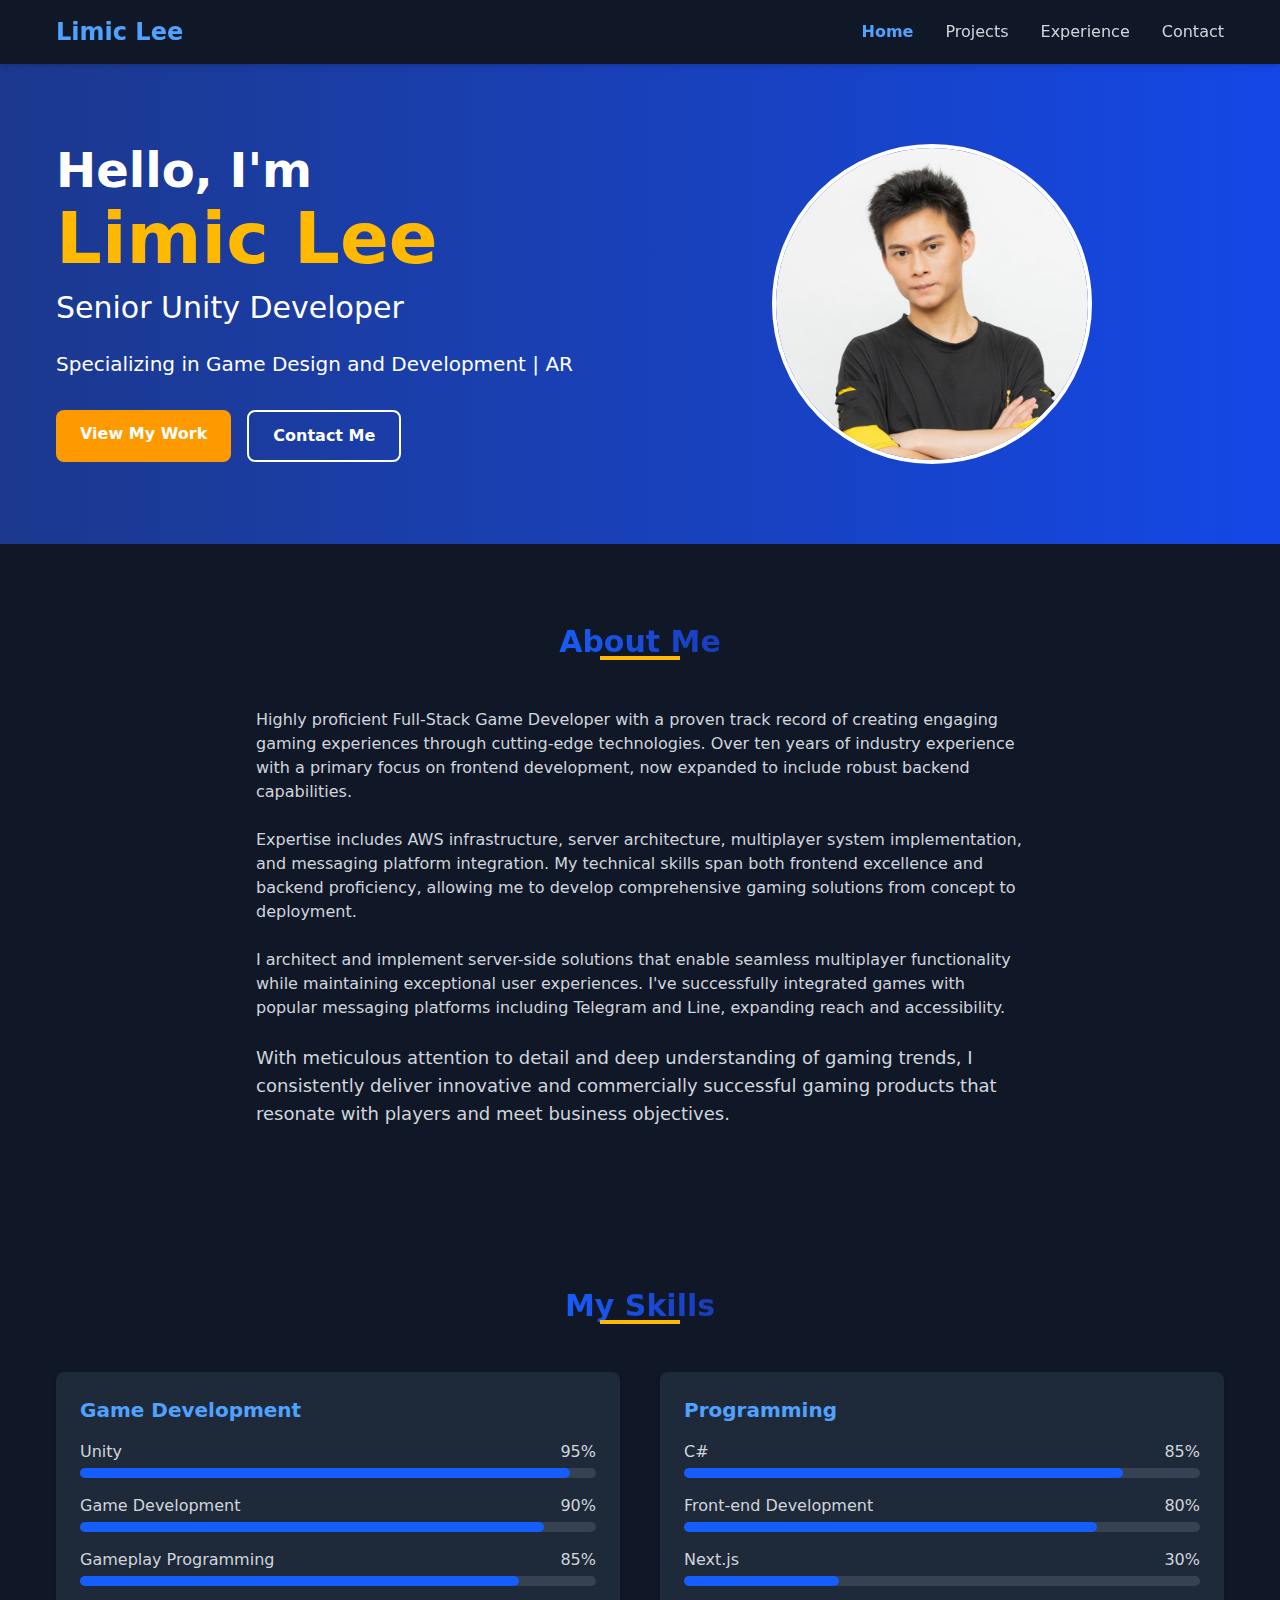
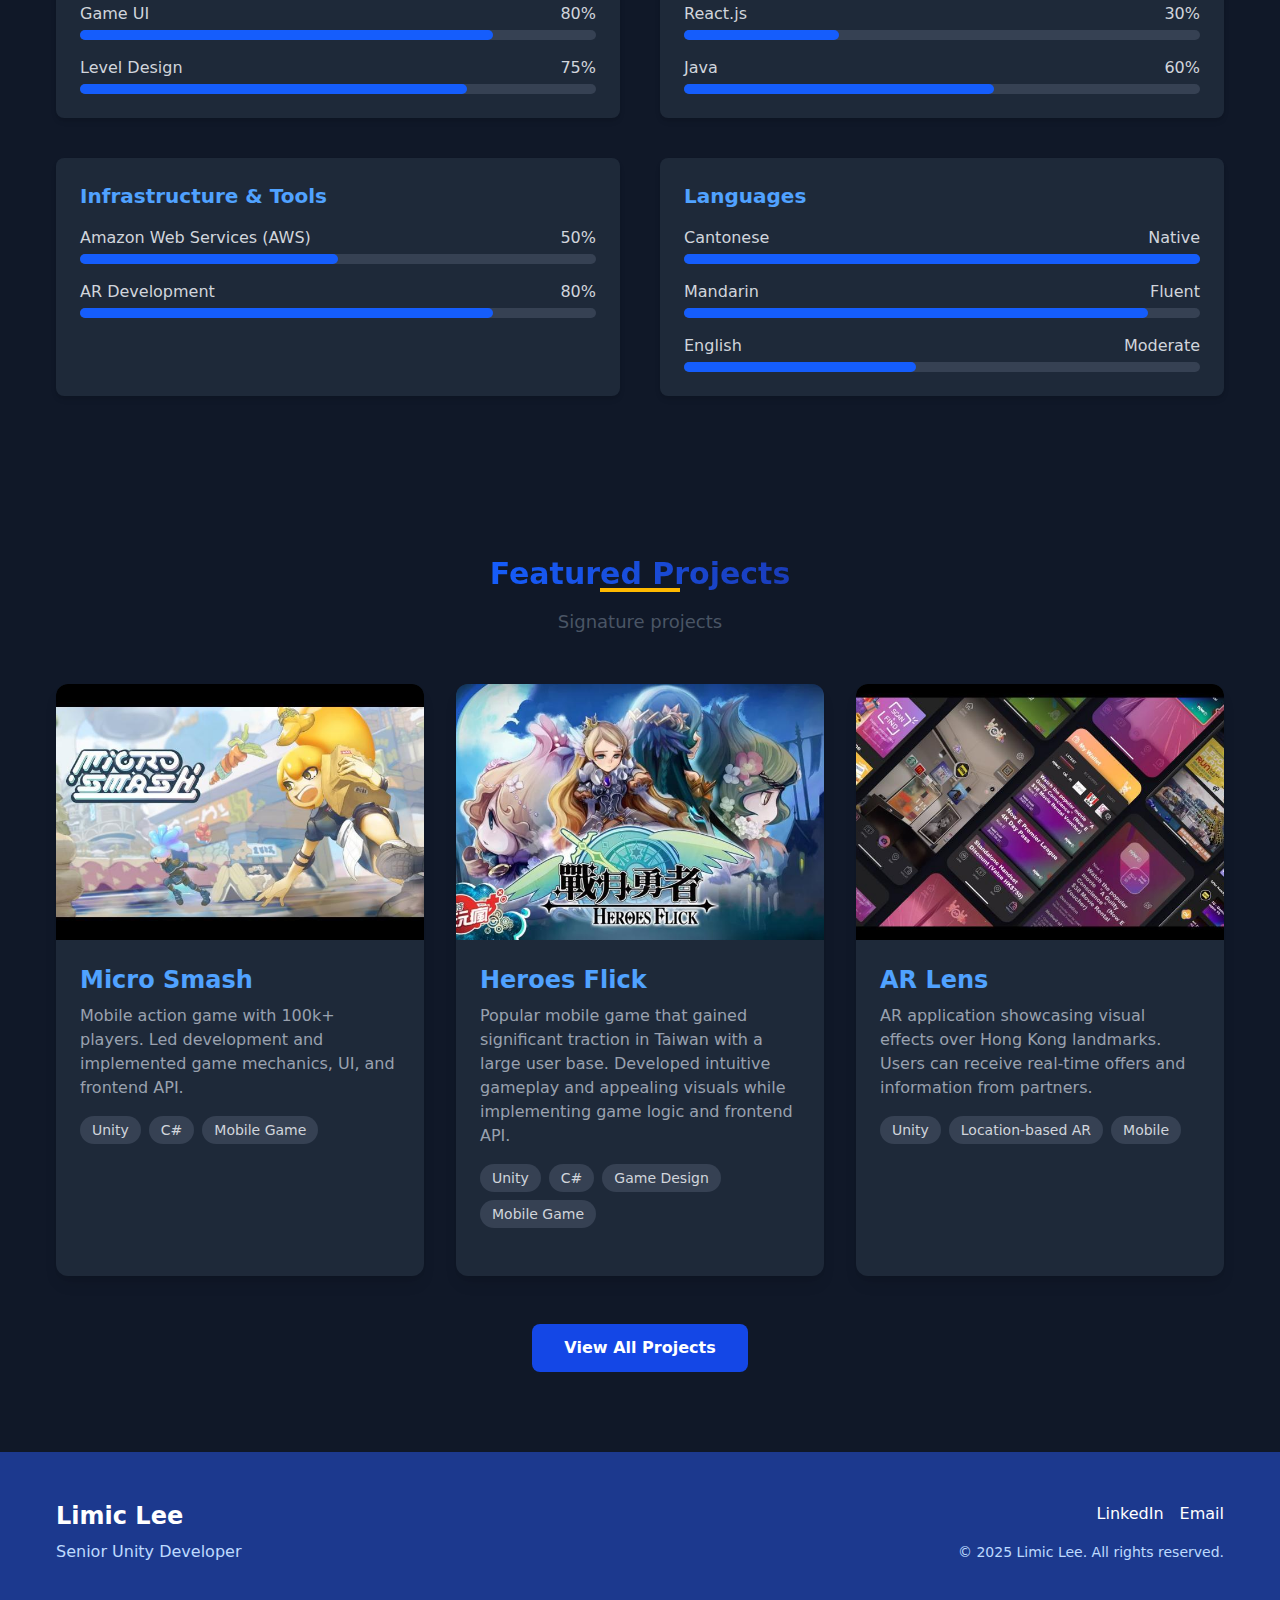
<file: index.html>
<!DOCTYPE html><html lang="en"><head><meta charSet="utf-8"/><meta name="viewport" content="width=device-width, initial-scale=1"/><link rel="preload" as="image" href="/images/profile/profile.jpg"/><link rel="preload" as="image" href="/images/projects/micro-smash.jpg"/><link rel="stylesheet" href="./_next/static/css/6d3977b307e0a19c.css" data-precedence="next"/><link rel="preload" as="script" fetchPriority="low" href="./_next/static/chunks/webpack-9a66d478f04cea7b.js"/><script src="./_next/static/chunks/4bd1b696-efeb426146ca8cad.js" async=""></script><script src="./_next/static/chunks/684-679fa1c70cdd7323.js" async=""></script><script src="./_next/static/chunks/main-app-23a3c7ce89d1ee80.js" async=""></script><script src="./_next/static/chunks/874-9ec3decfce9640ec.js" async=""></script><script src="./_next/static/chunks/app/layout-14dc235306a51195.js" async=""></script><script src="./_next/static/chunks/766-8f47c16c1f2393fc.js" async=""></script><script src="./_next/static/chunks/app/page-f358ae5d2f66ff8c.js" async=""></script><title>Limic Lee | Game Developer Portfolio</title><meta name="description" content="Senior Unity Developer specializing in Game Design and AR Development"/><link rel="icon" href="/favicon.ico"/><script src="./_next/static/chunks/polyfills-42372ed130431b0a.js" noModule=""></script></head><body><header class="bg-gray-900 shadow-md sticky top-0 z-50"><div class="container mx-auto px-4"><div class="flex justify-between items-center h-16"><div class="flex-shrink-0 font-bold text-2xl text-blue-400"><a href="/">Limic Lee</a></div><nav class="hidden md:flex space-x-8"><a class="text-blue-400 font-semibold hover:text-blue-500 transition-colors" href="/">Home</a><a class="text-gray-300 hover:text-blue-500 transition-colors" href="/projects">Projects</a><a class="text-gray-300 hover:text-blue-500 transition-colors" href="/experience">Experience</a><a class="text-gray-300 hover:text-blue-500 transition-colors" href="/contact">Contact</a></nav><button class="md:hidden flex items-center"><svg class="w-6 h-6" fill="none" stroke="currentColor" viewBox="0 0 24 24" xmlns="http://www.w3.org/2000/svg"><path stroke-linecap="round" stroke-linejoin="round" stroke-width="2" d="M4 6h16M4 12h16M4 18h16"></path></svg></button></div></div></header><main><section class="bg-gradient-to-r from-blue-900 to-blue-700 text-white py-20"><div class="container mx-auto px-4"><div class="flex flex-col md:flex-row items-center"><div class="md:w-1/2 mb-10 md:mb-0"><h1 class="text-4xl md:text-5xl font-bold mb-4"><span class="block">Hello, I&#x27;m</span><span class="block text-6xl md:text-7xl mt-2 text-amber-400">Limic Lee</span></h1><h2 class="text-2xl md:text-3xl mb-6">Senior Unity Developer</h2><p class="text-xl mb-8">Specializing in Game Design and Development | AR</p><div class="flex flex-wrap gap-4"><a class="bg-amber-500 hover:bg-amber-600 text-white font-bold py-3 px-6 rounded-lg transition duration-300" href="/projects">View My Work</a><a class="bg-transparent hover:bg-white hover:text-blue-700 text-white font-bold py-3 px-6 border-2 border-white rounded-lg transition duration-300" href="/contact">Contact Me</a></div></div><div class="md:w-1/2 flex justify-center"><div class="relative w-64 h-64 md:w-80 md:h-80 rounded-full overflow-hidden border-4 border-white"><img alt="Limic Lee" decoding="async" data-nimg="fill" style="position:absolute;height:100%;width:100%;left:0;top:0;right:0;bottom:0;object-fit:cover;color:transparent" src="/images/profile/profile.jpg"/></div></div></div></div></section><section class="py-20 bg-gray-900" id="about"><div class="container mx-auto px-4"><h2 class="text-3xl font-bold text-center mb-12 relative"><span class="bg-gradient-to-r from-blue-600 to-blue-800 bg-clip-text text-transparent">About Me</span><div class="absolute bottom-0 left-1/2 transform -translate-x-1/2 w-20 h-1 bg-amber-400 mt-2"></div></h2><div class="max-w-3xl mx-auto"><p class="text-gray-300 mb-6">Highly proficient Full-Stack Game Developer with a proven track record of creating engaging gaming experiences through cutting-edge technologies. Over ten years of industry experience with a primary focus on frontend development, now expanded to include robust backend capabilities.</p><p class="text-gray-300 mb-6">Expertise includes AWS infrastructure, server architecture, multiplayer system implementation, and messaging platform integration. My technical skills span both frontend excellence and backend proficiency, allowing me to develop comprehensive gaming solutions from concept to deployment.</p><p class="text-gray-300 mb-6">I architect and implement server-side solutions that enable seamless multiplayer functionality while maintaining exceptional user experiences. I&#x27;ve successfully integrated games with popular messaging platforms including Telegram and Line, expanding reach and accessibility.</p><p class="text-gray-300 text-lg">With meticulous attention to detail and deep understanding of gaming trends, I consistently deliver innovative and commercially successful gaming products that resonate with players and meet business objectives.</p></div></div></section><section class="py-20 bg-gray-900" id="skills"><div class="container mx-auto px-4"><h2 class="text-3xl font-bold text-center mb-12 relative"><span class="bg-gradient-to-r from-blue-600 to-blue-800 bg-clip-text text-transparent">My Skills</span><div class="absolute bottom-0 left-1/2 transform -translate-x-1/2 w-20 h-1 bg-amber-400 mt-2"></div></h2><div class="grid grid-cols-1 md:grid-cols-2 gap-10"><div class="bg-gray-800 p-6 rounded-lg shadow-md"><h3 class="text-xl font-semibold mb-4 text-blue-400">Game Development</h3><div class="space-y-4"><div><div class="flex justify-between mb-1"><span class="text-gray-300">Unity</span><span class="text-gray-300">95%</span></div><div class="w-full bg-gray-700 rounded-full h-2.5"><div class="bg-blue-600 h-2.5 rounded-full" style="width:95%"></div></div></div><div><div class="flex justify-between mb-1"><span class="text-gray-300">Game Development</span><span class="text-gray-300">90%</span></div><div class="w-full bg-gray-700 rounded-full h-2.5"><div class="bg-blue-600 h-2.5 rounded-full" style="width:90%"></div></div></div><div><div class="flex justify-between mb-1"><span class="text-gray-300">Gameplay Programming</span><span class="text-gray-300">85%</span></div><div class="w-full bg-gray-700 rounded-full h-2.5"><div class="bg-blue-600 h-2.5 rounded-full" style="width:85%"></div></div></div><div><div class="flex justify-between mb-1"><span class="text-gray-300">Game UI</span><span class="text-gray-300">80%</span></div><div class="w-full bg-gray-700 rounded-full h-2.5"><div class="bg-blue-600 h-2.5 rounded-full" style="width:80%"></div></div></div><div><div class="flex justify-between mb-1"><span class="text-gray-300">Level Design</span><span class="text-gray-300">75%</span></div><div class="w-full bg-gray-700 rounded-full h-2.5"><div class="bg-blue-600 h-2.5 rounded-full" style="width:75%"></div></div></div></div></div><div class="bg-gray-800 p-6 rounded-lg shadow-md"><h3 class="text-xl font-semibold mb-4 text-blue-400">Programming</h3><div class="space-y-4"><div><div class="flex justify-between mb-1"><span class="text-gray-300">C#</span><span class="text-gray-300">85%</span></div><div class="w-full bg-gray-700 rounded-full h-2.5"><div class="bg-blue-600 h-2.5 rounded-full" style="width:85%"></div></div></div><div><div class="flex justify-between mb-1"><span class="text-gray-300">Front-end Development</span><span class="text-gray-300">80%</span></div><div class="w-full bg-gray-700 rounded-full h-2.5"><div class="bg-blue-600 h-2.5 rounded-full" style="width:80%"></div></div></div><div><div class="flex justify-between mb-1"><span class="text-gray-300">Next.js</span><span class="text-gray-300">30%</span></div><div class="w-full bg-gray-700 rounded-full h-2.5"><div class="bg-blue-600 h-2.5 rounded-full" style="width:30%"></div></div></div><div><div class="flex justify-between mb-1"><span class="text-gray-300">React.js</span><span class="text-gray-300">30%</span></div><div class="w-full bg-gray-700 rounded-full h-2.5"><div class="bg-blue-600 h-2.5 rounded-full" style="width:30%"></div></div></div><div><div class="flex justify-between mb-1"><span class="text-gray-300">Java</span><span class="text-gray-300">60%</span></div><div class="w-full bg-gray-700 rounded-full h-2.5"><div class="bg-blue-600 h-2.5 rounded-full" style="width:60%"></div></div></div></div></div><div class="bg-gray-800 p-6 rounded-lg shadow-md"><h3 class="text-xl font-semibold mb-4 text-blue-400">Infrastructure &amp; Tools</h3><div class="space-y-4"><div><div class="flex justify-between mb-1"><span class="text-gray-300">Amazon Web Services (AWS)</span><span class="text-gray-300">50%</span></div><div class="w-full bg-gray-700 rounded-full h-2.5"><div class="bg-blue-600 h-2.5 rounded-full" style="width:50%"></div></div></div><div><div class="flex justify-between mb-1"><span class="text-gray-300">AR Development</span><span class="text-gray-300">80%</span></div><div class="w-full bg-gray-700 rounded-full h-2.5"><div class="bg-blue-600 h-2.5 rounded-full" style="width:80%"></div></div></div></div></div><div class="bg-gray-800 p-6 rounded-lg shadow-md"><h3 class="text-xl font-semibold mb-4 text-blue-400">Languages</h3><div class="space-y-4"><div><div class="flex justify-between mb-1"><span class="text-gray-300">Cantonese</span><span class="text-gray-300">Native</span></div><div class="w-full bg-gray-700 rounded-full h-2.5"><div class="bg-blue-600 h-2.5 rounded-full" style="width:100%"></div></div></div><div><div class="flex justify-between mb-1"><span class="text-gray-300">Mandarin</span><span class="text-gray-300">Fluent</span></div><div class="w-full bg-gray-700 rounded-full h-2.5"><div class="bg-blue-600 h-2.5 rounded-full" style="width:90%"></div></div></div><div><div class="flex justify-between mb-1"><span class="text-gray-300">English</span><span class="text-gray-300">Moderate</span></div><div class="w-full bg-gray-700 rounded-full h-2.5"><div class="bg-blue-600 h-2.5 rounded-full" style="width:45%"></div></div></div></div></div></div></div></section><section class="py-20 bg-gray-900"><div class="container mx-auto px-4"><h2 class="text-3xl font-bold text-center mb-4 relative"><span class="bg-gradient-to-r from-blue-600 to-blue-800 bg-clip-text text-transparent">Featured Projects</span><div class="absolute bottom-0 left-1/2 transform -translate-x-1/2 w-20 h-1 bg-amber-400 mt-2"></div></h2><p class="text-center text-lg text-gray-600 mb-12">Signature projects</p><div class="grid grid-cols-1 md:grid-cols-2 lg:grid-cols-3 gap-8"><div class="bg-gray-800 rounded-xl overflow-hidden shadow-lg transition-transform hover:-translate-y-2 duration-300"><div class="relative h-64"><img alt="Micro Smash" decoding="async" data-nimg="fill" style="position:absolute;height:100%;width:100%;left:0;top:0;right:0;bottom:0;object-fit:cover;color:transparent" src="/images/projects/micro-smash.jpg"/></div><div class="p-6"><h3 class="text-2xl font-bold text-blue-400 mb-2">Micro Smash</h3><p class="text-gray-400 mb-4">Mobile action game with 100k+ players. Led development and implemented game mechanics, UI, and frontend API.</p><div class="flex flex-wrap gap-2 mb-6"><span class="bg-gray-700 text-gray-300 text-sm px-3 py-1 rounded-full">Unity</span><span class="bg-gray-700 text-gray-300 text-sm px-3 py-1 rounded-full">C#</span><span class="bg-gray-700 text-gray-300 text-sm px-3 py-1 rounded-full">Mobile Game</span></div></div></div><div class="bg-gray-800 rounded-xl overflow-hidden shadow-lg transition-transform hover:-translate-y-2 duration-300"><div class="relative h-64"><img alt="Heroes Flick" loading="lazy" decoding="async" data-nimg="fill" style="position:absolute;height:100%;width:100%;left:0;top:0;right:0;bottom:0;object-fit:cover;color:transparent" src="/images/projects/heroes-flick.jpg"/></div><div class="p-6"><h3 class="text-2xl font-bold text-blue-400 mb-2">Heroes Flick</h3><p class="text-gray-400 mb-4">Popular mobile game that gained significant traction in Taiwan with a large user base. Developed intuitive gameplay and appealing visuals while implementing game logic and frontend API.</p><div class="flex flex-wrap gap-2 mb-6"><span class="bg-gray-700 text-gray-300 text-sm px-3 py-1 rounded-full">Unity</span><span class="bg-gray-700 text-gray-300 text-sm px-3 py-1 rounded-full">C#</span><span class="bg-gray-700 text-gray-300 text-sm px-3 py-1 rounded-full">Game Design</span><span class="bg-gray-700 text-gray-300 text-sm px-3 py-1 rounded-full">Mobile Game</span></div></div></div><div class="bg-gray-800 rounded-xl overflow-hidden shadow-lg transition-transform hover:-translate-y-2 duration-300"><div class="relative h-64"><img alt="AR Lens" loading="lazy" decoding="async" data-nimg="fill" style="position:absolute;height:100%;width:100%;left:0;top:0;right:0;bottom:0;object-fit:cover;color:transparent" src="/images/projects/ar-lens.jpg"/></div><div class="p-6"><h3 class="text-2xl font-bold text-blue-400 mb-2">AR Lens</h3><p class="text-gray-400 mb-4">AR application showcasing visual effects over Hong Kong landmarks. Users can receive real-time offers and information from partners.</p><div class="flex flex-wrap gap-2 mb-6"><span class="bg-gray-700 text-gray-300 text-sm px-3 py-1 rounded-full">Unity</span><span class="bg-gray-700 text-gray-300 text-sm px-3 py-1 rounded-full">Location-based AR</span><span class="bg-gray-700 text-gray-300 text-sm px-3 py-1 rounded-full">Mobile</span></div></div></div></div><div class="text-center mt-12"><a class="bg-blue-700 hover:bg-blue-800 text-white font-semibold py-3 px-8 rounded-lg inline-block transition duration-300" href="/projects">View All Projects</a></div></div></section></main><footer class="bg-blue-900 text-white py-12"><div class="container mx-auto px-4"><div class="flex flex-col md:flex-row justify-between items-center"><div class="mb-6 md:mb-0"><h2 class="text-2xl font-bold mb-2">Limic Lee</h2><p class="text-blue-200">Senior Unity Developer</p></div><div class="flex flex-col items-center md:items-end"><div class="flex space-x-4 mb-4"><a href="https://linkedin.com/in/limic-lee" target="_blank" rel="noopener noreferrer" class="text-white hover:text-amber-400 transition duration-300" aria-label="LinkedIn">LinkedIn</a><a href="mailto:limiclee@gmail.com" class="text-white hover:text-amber-400 transition duration-300" aria-label="Email">Email</a></div><p class="text-blue-200 text-sm">© <!-- -->2025<!-- --> Limic Lee. All rights reserved.</p></div></div></div></footer><script src="./_next/static/chunks/webpack-9a66d478f04cea7b.js" async=""></script><script>(self.__next_f=self.__next_f||[]).push([0])</script><script>self.__next_f.push([1,"1:\"$Sreact.fragment\"\n2:I[4228,[\"874\",\"static/chunks/874-9ec3decfce9640ec.js\",\"177\",\"static/chunks/app/layout-14dc235306a51195.js\"],\"default\"]\n3:I[7555,[],\"\"]\n4:I[1295,[],\"\"]\n5:I[6874,[\"874\",\"static/chunks/874-9ec3decfce9640ec.js\",\"766\",\"static/chunks/766-8f47c16c1f2393fc.js\",\"974\",\"static/chunks/app/page-f358ae5d2f66ff8c.js\"],\"\"]\n6:I[3063,[\"874\",\"static/chunks/874-9ec3decfce9640ec.js\",\"766\",\"static/chunks/766-8f47c16c1f2393fc.js\",\"974\",\"static/chunks/app/page-f358ae5d2f66ff8c.js\"],\"Image\"]\n7:I[8922,[\"874\",\"static/chunks/874-9ec3decfce9640ec.js\",\"766\",\"static/chunks/766-8f47c16c1f2393fc.js\",\"974\",\"static/chunks/app/page-f358ae5d2f66ff8c.js\"],\"default\"]\n8:I[9665,[],\"OutletBoundary\"]\nb:I[9665,[],\"ViewportBoundary\"]\nd:I[9665,[],\"MetadataBoundary\"]\nf:I[6614,[],\"\"]\n:HL[\"./_next/static/css/6d3977b307e0a19c.css\",\"style\"]\n"])</script><script>self.__next_f.push([1,"0:{\"P\":null,\"b\":\"Z7VC7UoPvqiD0KJ8ycDWr\",\"p\":\".\",\"c\":[\"\",\"\"],\"i\":false,\"f\":[[[\"\",{\"children\":[\"__PAGE__\",{}]},\"$undefined\",\"$undefined\",true],[\"\",[\"$\",\"$1\",\"c\",{\"children\":[[[\"$\",\"link\",\"0\",{\"rel\":\"stylesheet\",\"href\":\"./_next/static/css/6d3977b307e0a19c.css\",\"precedence\":\"next\",\"crossOrigin\":\"$undefined\",\"nonce\":\"$undefined\"}]],[\"$\",\"html\",null,{\"lang\":\"en\",\"children\":[\"$\",\"body\",null,{\"children\":[[\"$\",\"$L2\",null,{}],[\"$\",\"main\",null,{\"children\":[\"$\",\"$L3\",null,{\"parallelRouterKey\":\"children\",\"error\":\"$undefined\",\"errorStyles\":\"$undefined\",\"errorScripts\":\"$undefined\",\"template\":[\"$\",\"$L4\",null,{}],\"templateStyles\":\"$undefined\",\"templateScripts\":\"$undefined\",\"notFound\":[[[\"$\",\"title\",null,{\"children\":\"404: This page could not be found.\"}],[\"$\",\"div\",null,{\"style\":{\"fontFamily\":\"system-ui,\\\"Segoe UI\\\",Roboto,Helvetica,Arial,sans-serif,\\\"Apple Color Emoji\\\",\\\"Segoe UI Emoji\\\"\",\"height\":\"100vh\",\"textAlign\":\"center\",\"display\":\"flex\",\"flexDirection\":\"column\",\"alignItems\":\"center\",\"justifyContent\":\"center\"},\"children\":[\"$\",\"div\",null,{\"children\":[[\"$\",\"style\",null,{\"dangerouslySetInnerHTML\":{\"__html\":\"body{color:#000;background:#fff;margin:0}.next-error-h1{border-right:1px solid rgba(0,0,0,.3)}@media (prefers-color-scheme:dark){body{color:#fff;background:#000}.next-error-h1{border-right:1px solid rgba(255,255,255,.3)}}\"}}],[\"$\",\"h1\",null,{\"className\":\"next-error-h1\",\"style\":{\"display\":\"inline-block\",\"margin\":\"0 20px 0 0\",\"padding\":\"0 23px 0 0\",\"fontSize\":24,\"fontWeight\":500,\"verticalAlign\":\"top\",\"lineHeight\":\"49px\"},\"children\":404}],[\"$\",\"div\",null,{\"style\":{\"display\":\"inline-block\"},\"children\":[\"$\",\"h2\",null,{\"style\":{\"fontSize\":14,\"fontWeight\":400,\"lineHeight\":\"49px\",\"margin\":0},\"children\":\"This page could not be found.\"}]}]]}]}]],[]],\"forbidden\":\"$undefined\",\"unauthorized\":\"$undefined\"}]}],[\"$\",\"footer\",null,{\"className\":\"bg-blue-900 text-white py-12\",\"children\":[\"$\",\"div\",null,{\"className\":\"container mx-auto px-4\",\"children\":[\"$\",\"div\",null,{\"className\":\"flex flex-col md:flex-row justify-between items-center\",\"children\":[[\"$\",\"div\",null,{\"className\":\"mb-6 md:mb-0\",\"children\":[[\"$\",\"h2\",null,{\"className\":\"text-2xl font-bold mb-2\",\"children\":\"Limic Lee\"}],[\"$\",\"p\",null,{\"className\":\"text-blue-200\",\"children\":\"Senior Unity Developer\"}]]}],[\"$\",\"div\",null,{\"className\":\"flex flex-col items-center md:items-end\",\"children\":[[\"$\",\"div\",null,{\"className\":\"flex space-x-4 mb-4\",\"children\":[[\"$\",\"a\",null,{\"href\":\"https://linkedin.com/in/limic-lee\",\"target\":\"_blank\",\"rel\":\"noopener noreferrer\",\"className\":\"text-white hover:text-amber-400 transition duration-300\",\"aria-label\":\"LinkedIn\",\"children\":\"LinkedIn\"}],[\"$\",\"a\",null,{\"href\":\"mailto:limiclee@gmail.com\",\"className\":\"text-white hover:text-amber-400 transition duration-300\",\"aria-label\":\"Email\",\"children\":\"Email\"}]]}],[\"$\",\"p\",null,{\"className\":\"text-blue-200 text-sm\",\"children\":[\"© \",2025,\" Limic Lee. All rights reserved.\"]}]]}]]}]}]}]]}]}]]}],{\"children\":[\"__PAGE__\",[\"$\",\"$1\",\"c\",{\"children\":[[[\"$\",\"section\",null,{\"className\":\"bg-gradient-to-r from-blue-900 to-blue-700 text-white py-20\",\"children\":[\"$\",\"div\",null,{\"className\":\"container mx-auto px-4\",\"children\":[\"$\",\"div\",null,{\"className\":\"flex flex-col md:flex-row items-center\",\"children\":[[\"$\",\"div\",null,{\"className\":\"md:w-1/2 mb-10 md:mb-0\",\"children\":[[\"$\",\"h1\",null,{\"className\":\"text-4xl md:text-5xl font-bold mb-4\",\"children\":[[\"$\",\"span\",null,{\"className\":\"block\",\"children\":\"Hello, I'm\"}],[\"$\",\"span\",null,{\"className\":\"block text-6xl md:text-7xl mt-2 text-amber-400\",\"children\":\"Limic Lee\"}]]}],[\"$\",\"h2\",null,{\"className\":\"text-2xl md:text-3xl mb-6\",\"children\":\"Senior Unity Developer\"}],[\"$\",\"p\",null,{\"className\":\"text-xl mb-8\",\"children\":\"Specializing in Game Design and Development | AR\"}],[\"$\",\"div\",null,{\"className\":\"flex flex-wrap gap-4\",\"children\":[[\"$\",\"$L5\",null,{\"href\":\"/projects\",\"className\":\"bg-amber-500 hover:bg-amber-600 text-white font-bold py-3 px-6 rounded-lg transition duration-300\",\"children\":\"View My Work\"}],[\"$\",\"$L5\",null,{\"href\":\"/contact\",\"className\":\"bg-transparent hover:bg-white hover:text-blue-700 text-white font-bold py-3 px-6 border-2 border-white rounded-lg transition duration-300\",\"children\":\"Contact Me\"}]]}]]}],[\"$\",\"div\",null,{\"className\":\"md:w-1/2 flex justify-center\",\"children\":[\"$\",\"div\",null,{\"className\":\"relative w-64 h-64 md:w-80 md:h-80 rounded-full overflow-hidden border-4 border-white\",\"children\":[\"$\",\"$L6\",null,{\"src\":\"/images/profile/profile.jpg\",\"alt\":\"Limic Lee\",\"fill\":true,\"sizes\":\"(max-width: 768px) 100vw, 300px\",\"style\":{\"objectFit\":\"cover\"},\"priority\":true}]}]}]]}]}]}],[\"$\",\"section\",null,{\"className\":\"py-20 bg-gray-900\",\"id\":\"about\",\"children\":[\"$\",\"div\",null,{\"className\":\"container mx-auto px-4\",\"children\":[[\"$\",\"h2\",null,{\"className\":\"text-3xl font-bold text-center mb-12 relative\",\"children\":[[\"$\",\"span\",null,{\"className\":\"bg-gradient-to-r from-blue-600 to-blue-800 bg-clip-text text-transparent\",\"children\":\"About Me\"}],[\"$\",\"div\",null,{\"className\":\"absolute bottom-0 left-1/2 transform -translate-x-1/2 w-20 h-1 bg-amber-400 mt-2\"}]]}],[\"$\",\"div\",null,{\"className\":\"max-w-3xl mx-auto\",\"children\":[[\"$\",\"p\",null,{\"className\":\"text-gray-300 mb-6\",\"children\":\"Highly proficient Full-Stack Game Developer with a proven track record of creating engaging gaming experiences through cutting-edge technologies. Over ten years of industry experience with a primary focus on frontend development, now expanded to include robust backend capabilities.\"}],[\"$\",\"p\",null,{\"className\":\"text-gray-300 mb-6\",\"children\":\"Expertise includes AWS infrastructure, server architecture, multiplayer system implementation, and messaging platform integration. My technical skills span both frontend excellence and backend proficiency, allowing me to develop comprehensive gaming solutions from concept to deployment.\"}],[\"$\",\"p\",null,{\"className\":\"text-gray-300 mb-6\",\"children\":\"I architect and implement server-side solutions that enable seamless multiplayer functionality while maintaining exceptional user experiences. I've successfully integrated games with popular messaging platforms including Telegram and Line, expanding reach and accessibility.\"}],[\"$\",\"p\",null,{\"className\":\"text-gray-300 text-lg\",\"children\":\"With meticulous attention to detail and deep understanding of gaming trends, I consistently deliver innovative and commercially successful gaming products that resonate with players and meet business objectives.\"}]]}]]}]}],[\"$\",\"section\",null,{\"className\":\"py-20 bg-gray-900\",\"id\":\"skills\",\"children\":[\"$\",\"div\",null,{\"className\":\"container mx-auto px-4\",\"children\":[[\"$\",\"h2\",null,{\"className\":\"text-3xl font-bold text-center mb-12 relative\",\"children\":[[\"$\",\"span\",null,{\"className\":\"bg-gradient-to-r from-blue-600 to-blue-800 bg-clip-text text-transparent\",\"children\":\"My Skills\"}],[\"$\",\"div\",null,{\"className\":\"absolute bottom-0 left-1/2 transform -translate-x-1/2 w-20 h-1 bg-amber-400 mt-2\"}]]}],[\"$\",\"div\",null,{\"className\":\"grid grid-cols-1 md:grid-cols-2 gap-10\",\"children\":[[\"$\",\"div\",\"0\",{\"className\":\"bg-gray-800 p-6 rounded-lg shadow-md\",\"children\":[[\"$\",\"h3\",null,{\"className\":\"text-xl font-semibold mb-4 text-blue-400\",\"children\":\"Game Development\"}],[\"$\",\"div\",null,{\"className\":\"space-y-4\",\"children\":[[\"$\",\"div\",\"0\",{\"children\":[[\"$\",\"div\",null,{\"className\":\"flex justify-between mb-1\",\"children\":[[\"$\",\"span\",null,{\"className\":\"text-gray-300\",\"children\":\"Unity\"}],[\"$\",\"span\",null,{\"className\":\"text-gray-300\",\"children\":\"95%\"}]]}],[\"$\",\"div\",null,{\"className\":\"w-full bg-gray-700 rounded-full h-2.5\",\"children\":[\"$\",\"div\",null,{\"className\":\"bg-blue-600 h-2.5 rounded-full\",\"style\":{\"width\":\"95%\"}}]}]]}],[\"$\",\"div\",\"1\",{\"children\":[[\"$\",\"div\",null,{\"className\":\"flex justify-between mb-1\",\"children\":[[\"$\",\"span\",null,{\"className\":\"text-gray-300\",\"children\":\"Game Development\"}],[\"$\",\"span\",null,{\"className\":\"text-gray-300\",\"children\":\"90%\"}]]}],[\"$\",\"div\",null,{\"className\":\"w-full bg-gray-700 rounded-full h-2.5\",\"children\":[\"$\",\"div\",null,{\"className\":\"bg-blue-600 h-2.5 rounded-full\",\"style\":{\"width\":\"90%\"}}]}]]}],[\"$\",\"div\",\"2\",{\"children\":[[\"$\",\"div\",null,{\"className\":\"flex justify-between mb-1\",\"children\":[[\"$\",\"span\",null,{\"className\":\"text-gray-300\",\"children\":\"Gameplay Programming\"}],[\"$\",\"span\",null,{\"className\":\"text-gray-300\",\"children\":\"85%\"}]]}],[\"$\",\"div\",null,{\"className\":\"w-full bg-gray-700 rounded-full h-2.5\",\"children\":[\"$\",\"div\",null,{\"className\":\"bg-blue-600 h-2.5 rounded-full\",\"style\":{\"width\":\"85%\"}}]}]]}],[\"$\",\"div\",\"3\",{\"children\":[[\"$\",\"div\",null,{\"className\":\"flex justify-between mb-1\",\"children\":[[\"$\",\"span\",null,{\"className\":\"text-gray-300\",\"children\":\"Game UI\"}],[\"$\",\"span\",null,{\"className\":\"text-gray-300\",\"children\":\"80%\"}]]}],[\"$\",\"div\",null,{\"className\":\"w-full bg-gray-700 rounded-full h-2.5\",\"children\":[\"$\",\"div\",null,{\"className\":\"bg-blue-600 h-2.5 rounded-full\",\"style\":{\"width\":\"80%\"}}]}]]}],[\"$\",\"div\",\"4\",{\"children\":[[\"$\",\"div\",null,{\"className\":\"flex justify-between mb-1\",\"children\":[[\"$\",\"span\",null,{\"className\":\"text-gray-300\",\"children\":\"Level Design\"}],[\"$\",\"span\",null,{\"className\":\"text-gray-300\",\"children\":\"75%\"}]]}],[\"$\",\"div\",null,{\"className\":\"w-full bg-gray-700 rounded-full h-2.5\",\"children\":[\"$\",\"div\",null,{\"className\":\"bg-blue-600 h-2.5 rounded-full\",\"style\":{\"width\":\"75%\"}}]}]]}]]}]]}],[\"$\",\"div\",\"1\",{\"className\":\"bg-gray-800 p-6 rounded-lg shadow-md\",\"children\":[[\"$\",\"h3\",null,{\"className\":\"text-xl font-semibold mb-4 text-blue-400\",\"children\":\"Programming\"}],[\"$\",\"div\",null,{\"className\":\"space-y-4\",\"children\":[[\"$\",\"div\",\"0\",{\"children\":[[\"$\",\"div\",null,{\"className\":\"flex justify-between mb-1\",\"children\":[[\"$\",\"span\",null,{\"className\":\"text-gray-300\",\"children\":\"C#\"}],[\"$\",\"span\",null,{\"className\":\"text-gray-300\",\"children\":\"85%\"}]]}],[\"$\",\"div\",null,{\"className\":\"w-full bg-gray-700 rounded-full h-2.5\",\"children\":[\"$\",\"div\",null,{\"className\":\"bg-blue-600 h-2.5 rounded-full\",\"style\":{\"width\":\"85%\"}}]}]]}],[\"$\",\"div\",\"1\",{\"children\":[[\"$\",\"div\",null,{\"className\":\"flex justify-between mb-1\",\"children\":[[\"$\",\"span\",null,{\"className\":\"text-gray-300\",\"children\":\"Front-end Development\"}],[\"$\",\"span\",null,{\"className\":\"text-gray-300\",\"children\":\"80%\"}]]}],[\"$\",\"div\",null,{\"className\":\"w-full bg-gray-700 rounded-full h-2.5\",\"children\":[\"$\",\"div\",null,{\"className\":\"bg-blue-600 h-2.5 rounded-full\",\"style\":{\"width\":\"80%\"}}]}]]}],[\"$\",\"div\",\"2\",{\"children\":[[\"$\",\"div\",null,{\"className\":\"flex justify-between mb-1\",\"children\":[[\"$\",\"span\",null,{\"className\":\"text-gray-300\",\"children\":\"Next.js\"}],[\"$\",\"span\",null,{\"className\":\"text-gray-300\",\"children\":\"30%\"}]]}],[\"$\",\"div\",null,{\"className\":\"w-full bg-gray-700 rounded-full h-2.5\",\"children\":[\"$\",\"div\",null,{\"className\":\"bg-blue-600 h-2.5 rounded-full\",\"style\":{\"width\":\"30%\"}}]}]]}],[\"$\",\"div\",\"3\",{\"children\":[[\"$\",\"div\",null,{\"className\":\"flex justify-between mb-1\",\"children\":[[\"$\",\"span\",null,{\"className\":\"text-gray-300\",\"children\":\"React.js\"}],[\"$\",\"span\",null,{\"className\":\"text-gray-300\",\"children\":\"30%\"}]]}],[\"$\",\"div\",null,{\"className\":\"w-full bg-gray-700 rounded-full h-2.5\",\"children\":[\"$\",\"div\",null,{\"className\":\"bg-blue-600 h-2.5 rounded-full\",\"style\":{\"width\":\"30%\"}}]}]]}],[\"$\",\"div\",\"4\",{\"children\":[[\"$\",\"div\",null,{\"className\":\"flex justify-between mb-1\",\"children\":[[\"$\",\"span\",null,{\"className\":\"text-gray-300\",\"children\":\"Java\"}],[\"$\",\"span\",null,{\"className\":\"text-gray-300\",\"children\":\"60%\"}]]}],[\"$\",\"div\",null,{\"className\":\"w-full bg-gray-700 rounded-full h-2.5\",\"children\":[\"$\",\"div\",null,{\"className\":\"bg-blue-600 h-2.5 rounded-full\",\"style\":{\"width\":\"60%\"}}]}]]}]]}]]}],[\"$\",\"div\",\"2\",{\"className\":\"bg-gray-800 p-6 rounded-lg shadow-md\",\"children\":[[\"$\",\"h3\",null,{\"className\":\"text-xl font-semibold mb-4 text-blue-400\",\"children\":\"Infrastructure \u0026 Tools\"}],[\"$\",\"div\",null,{\"className\":\"space-y-4\",\"children\":[[\"$\",\"div\",\"0\",{\"children\":[[\"$\",\"div\",null,{\"className\":\"flex justify-between mb-1\",\"children\":[[\"$\",\"span\",null,{\"className\":\"text-gray-300\",\"children\":\"Amazon Web Services (AWS)\"}],[\"$\",\"span\",null,{\"className\":\"text-gray-300\",\"children\":\"50%\"}]]}],[\"$\",\"div\",null,{\"className\":\"w-full bg-gray-700 rounded-full h-2.5\",\"children\":[\"$\",\"div\",null,{\"className\":\"bg-blue-600 h-2.5 rounded-full\",\"style\":{\"width\":\"50%\"}}]}]]}],[\"$\",\"div\",\"1\",{\"children\":[[\"$\",\"div\",null,{\"className\":\"flex justify-between mb-1\",\"children\":[[\"$\",\"span\",null,{\"className\":\"text-gray-300\",\"children\":\"AR Development\"}],[\"$\",\"span\",null,{\"className\":\"text-gray-300\",\"children\":\"80%\"}]]}],[\"$\",\"div\",null,{\"className\":\"w-full bg-gray-700 rounded-full h-2.5\",\"children\":[\"$\",\"div\",null,{\"className\":\"bg-blue-600 h-2.5 rounded-full\",\"style\":{\"width\":\"80%\"}}]}]]}]]}]]}],[\"$\",\"div\",\"3\",{\"className\":\"bg-gray-800 p-6 rounded-lg shadow-md\",\"children\":[[\"$\",\"h3\",null,{\"className\":\"text-xl font-semibold mb-4 text-blue-400\",\"children\":\"Languages\"}],[\"$\",\"div\",null,{\"className\":\"space-y-4\",\"children\":[[\"$\",\"div\",\"0\",{\"children\":[[\"$\",\"div\",null,{\"className\":\"flex justify-between mb-1\",\"children\":[[\"$\",\"span\",null,{\"className\":\"text-gray-300\",\"children\":\"Cantonese\"}],[\"$\",\"span\",null,{\"className\":\"text-gray-300\",\"children\":\"Native\"}]]}],[\"$\",\"div\",null,{\"className\":\"w-full bg-gray-700 rounded-full h-2.5\",\"children\":[\"$\",\"div\",null,{\"className\":\"bg-blue-600 h-2.5 rounded-full\",\"style\":{\"width\":\"100%\"}}]}]]}],[\"$\",\"div\",\"1\",{\"children\":[[\"$\",\"div\",null,{\"className\":\"flex justify-between mb-1\",\"children\":[[\"$\",\"span\",null,{\"className\":\"text-gray-300\",\"children\":\"Mandarin\"}],[\"$\",\"span\",null,{\"className\":\"text-gray-300\",\"children\":\"Fluent\"}]]}],[\"$\",\"div\",null,{\"className\":\"w-full bg-gray-700 rounded-full h-2.5\",\"children\":[\"$\",\"div\",null,{\"className\":\"bg-blue-600 h-2.5 rounded-full\",\"style\":{\"width\":\"90%\"}}]}]]}],[\"$\",\"div\",\"2\",{\"children\":[[\"$\",\"div\",null,{\"className\":\"flex justify-between mb-1\",\"children\":[[\"$\",\"span\",null,{\"className\":\"text-gray-300\",\"children\":\"English\"}],[\"$\",\"span\",null,{\"className\":\"text-gray-300\",\"children\":\"Moderate\"}]]}],[\"$\",\"div\",null,{\"className\":\"w-full bg-gray-700 rounded-full h-2.5\",\"children\":[\"$\",\"div\",null,{\"className\":\"bg-blue-600 h-2.5 rounded-full\",\"style\":{\"width\":\"45%\"}}]}]]}]]}]]}]]}]]}]}],[\"$\",\"$L7\",null,{}]],\"$undefined\",null,[\"$\",\"$L8\",null,{\"children\":[\"$L9\",\"$La\",null]}]]}],{},null,false]},null,false],[\"$\",\"$1\",\"h\",{\"children\":[null,[\"$\",\"$1\",\"Y3Mpq5vdqSis4N_yZzQ3f\",{\"children\":[[\"$\",\"$Lb\",null,{\"children\":\"$Lc\"}],null]}],[\"$\",\"$Ld\",null,{\"children\":\"$Le\"}]]}],false]],\"m\":\"$undefined\",\"G\":[\"$f\",\"$undefined\"],\"s\":false,\"S\":true}\n"])</script><script>self.__next_f.push([1,"c:[[\"$\",\"meta\",\"0\",{\"charSet\":\"utf-8\"}],[\"$\",\"meta\",\"1\",{\"name\":\"viewport\",\"content\":\"width=device-width, initial-scale=1\"}]]\n9:null\n"])</script><script>self.__next_f.push([1,"a:null\ne:[[\"$\",\"title\",\"0\",{\"children\":\"Limic Lee | Game Developer Portfolio\"}],[\"$\",\"meta\",\"1\",{\"name\":\"description\",\"content\":\"Senior Unity Developer specializing in Game Design and AR Development\"}],[\"$\",\"link\",\"2\",{\"rel\":\"icon\",\"href\":\"/favicon.ico\"}]]\n"])</script></body></html>
</file>
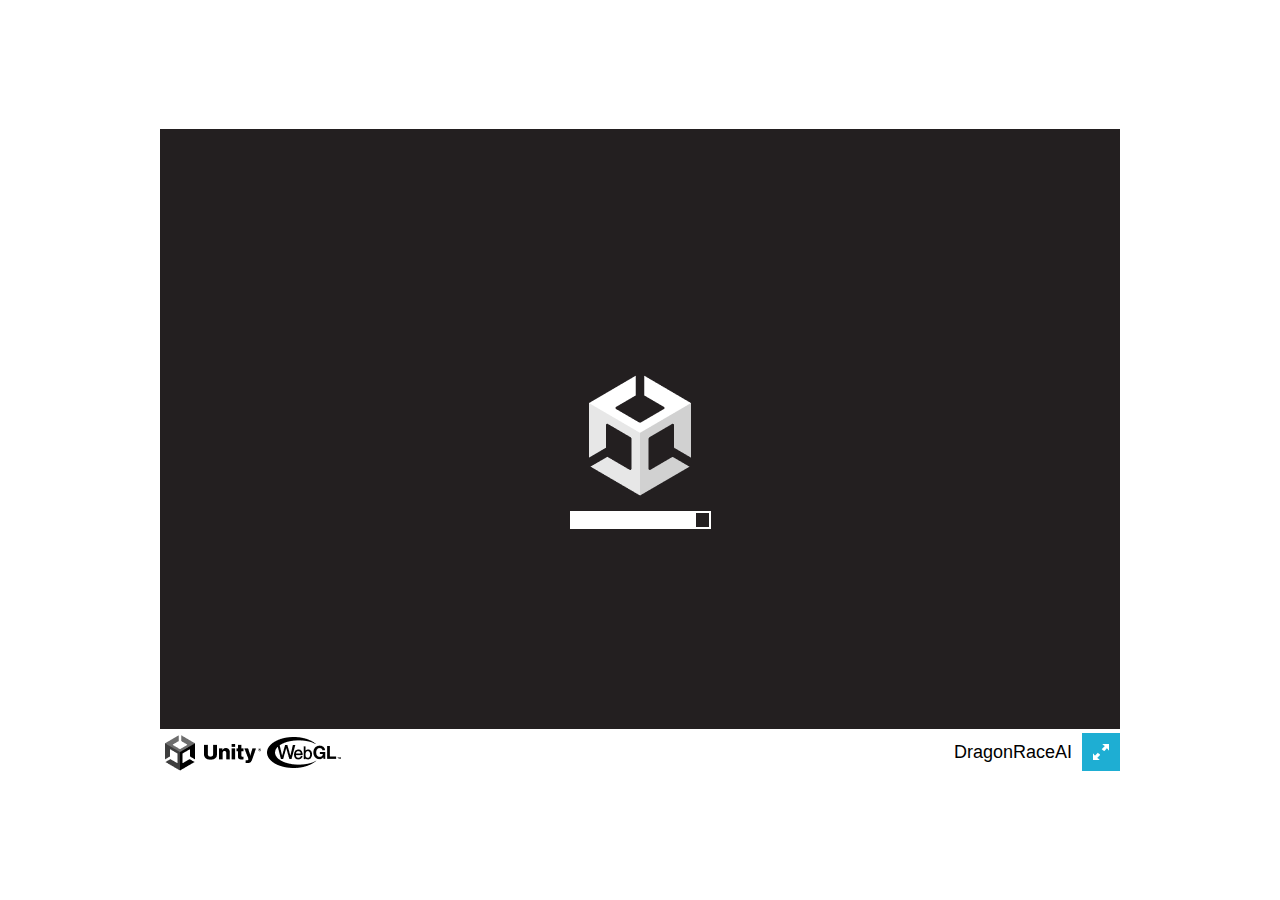
<file: DragonRaceAI/index.html>
<!DOCTYPE html>
<html lang="en-us">
  <head>
    <meta charset="utf-8">
    <meta http-equiv="Content-Type" content="text/html; charset=utf-8">
    <title>Unity WebGL Player | DragonRaceAI</title>
    <link rel="shortcut icon" href="TemplateData/favicon.ico">
    <link rel="stylesheet" href="TemplateData/style.css">
  </head>
  <body>
    <div id="unity-container" class="unity-desktop">
      <canvas id="unity-canvas" width=960 height=600 tabindex="-1"></canvas>
      <div id="unity-loading-bar">
        <div id="unity-logo"></div>
        <div id="unity-progress-bar-empty">
          <div id="unity-progress-bar-full"></div>
        </div>
      </div>
      <div id="unity-warning"> </div>
      <div id="unity-footer">
        <div id="unity-webgl-logo"></div>
        <div id="unity-fullscreen-button"></div>
        <div id="unity-build-title">DragonRaceAI</div>
      </div>
    </div>
    <script>

      var container = document.querySelector("#unity-container");
      var canvas = document.querySelector("#unity-canvas");
      var loadingBar = document.querySelector("#unity-loading-bar");
      var progressBarFull = document.querySelector("#unity-progress-bar-full");
      var fullscreenButton = document.querySelector("#unity-fullscreen-button");
      var warningBanner = document.querySelector("#unity-warning");

      // Shows a temporary message banner/ribbon for a few seconds, or
      // a permanent error message on top of the canvas if type=='error'.
      // If type=='warning', a yellow highlight color is used.
      // Modify or remove this function to customize the visually presented
      // way that non-critical warnings and error messages are presented to the
      // user.
      function unityShowBanner(msg, type) {
        function updateBannerVisibility() {
          warningBanner.style.display = warningBanner.children.length ? 'block' : 'none';
        }
        var div = document.createElement('div');
        div.innerHTML = msg;
        warningBanner.appendChild(div);
        if (type == 'error') div.style = 'background: red; padding: 10px;';
        else {
          if (type == 'warning') div.style = 'background: yellow; padding: 10px;';
          setTimeout(function() {
            warningBanner.removeChild(div);
            updateBannerVisibility();
          }, 5000);
        }
        updateBannerVisibility();
      }

      var buildUrl = "Build";
      var loaderUrl = buildUrl + "/DragonRaceAI.loader.js";
      var config = {
        dataUrl: buildUrl + "/DragonRaceAI.data",
        frameworkUrl: buildUrl + "/DragonRaceAI.framework.js",
        codeUrl: buildUrl + "/DragonRaceAI.wasm",
        streamingAssetsUrl: "StreamingAssets",
        companyName: "DefaultCompany",
        productName: "DragonRaceAI",
        productVersion: "0.1",
        showBanner: unityShowBanner,
      };

      // By default, Unity keeps WebGL canvas render target size matched with
      // the DOM size of the canvas element (scaled by window.devicePixelRatio)
      // Set this to false if you want to decouple this synchronization from
      // happening inside the engine, and you would instead like to size up
      // the canvas DOM size and WebGL render target sizes yourself.
      // config.matchWebGLToCanvasSize = false;

      if (/iPhone|iPad|iPod|Android/i.test(navigator.userAgent)) {
        // Mobile device style: fill the whole browser client area with the game canvas:

        var meta = document.createElement('meta');
        meta.name = 'viewport';
        meta.content = 'width=device-width, height=device-height, initial-scale=1.0, user-scalable=no, shrink-to-fit=yes';
        document.getElementsByTagName('head')[0].appendChild(meta);
        container.className = "unity-mobile";
        canvas.className = "unity-mobile";

        // To lower canvas resolution on mobile devices to gain some
        // performance, uncomment the following line:
        // config.devicePixelRatio = 1;


      } else {
        // Desktop style: Render the game canvas in a window that can be maximized to fullscreen:

        canvas.style.width = "960px";
        canvas.style.height = "600px";
      }

      loadingBar.style.display = "block";

      var script = document.createElement("script");
      script.src = loaderUrl;
      script.onload = () => {
        createUnityInstance(canvas, config, (progress) => {
          progressBarFull.style.width = 100 * progress + "%";
              }).then((unityInstance) => {
                loadingBar.style.display = "none";
                fullscreenButton.onclick = () => {
                  unityInstance.SetFullscreen(1);
                };
              }).catch((message) => {
                alert(message);
              });
            };

      document.body.appendChild(script);

    </script>
  </body>
</html>
</file>
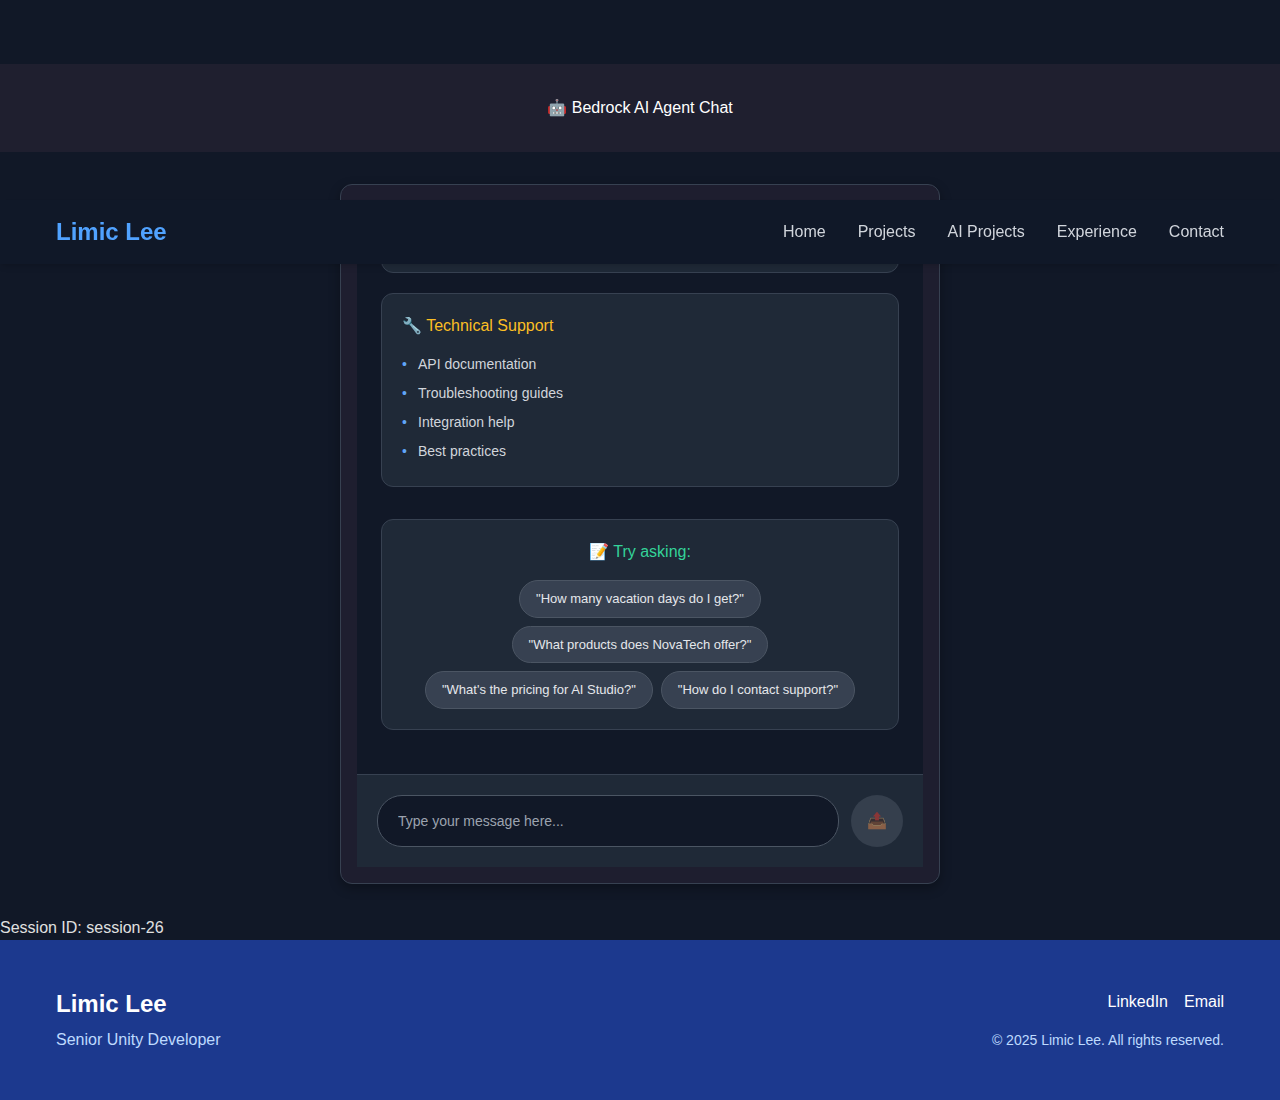
<file: ai-projects.html>
<!DOCTYPE html><html lang="en"><head><meta charSet="utf-8"/><meta name="viewport" content="width=device-width, initial-scale=1"/><link rel="stylesheet" href="./_next/static/css/6d3977b307e0a19c.css" data-precedence="next"/><link rel="stylesheet" href="./_next/static/css/2aa3d4331c78abf3.css" data-precedence="next"/><link rel="preload" as="script" fetchPriority="low" href="./_next/static/chunks/webpack-538d5ec1983b9c0e.js"/><script src="./_next/static/chunks/4bd1b696-13aefe35f7863e77.js" async=""></script><script src="./_next/static/chunks/684-11b6f61b2221e404.js" async=""></script><script src="./_next/static/chunks/main-app-fab0bd7c0e4ae5bb.js" async=""></script><script src="./_next/static/chunks/874-c3556efd62304a57.js" async=""></script><script src="./_next/static/chunks/app/layout-fabf9a29d5227899.js" async=""></script><script src="./_next/static/chunks/app/ai-projects/page-6e4b815de82ae856.js" async=""></script><title>Limic Lee | Game Developer Portfolio</title><meta name="description" content="Senior Unity Developer specializing in Game Design and AR Development"/><link rel="icon" href="/favicon.ico"/><script src="./_next/static/chunks/polyfills-42372ed130431b0a.js" noModule=""></script></head><body><header class="bg-gray-900 shadow-md sticky top-0 z-50"><div class="container mx-auto px-4"><div class="flex justify-between items-center h-16"><div class="flex-shrink-0 font-bold text-2xl text-blue-400"><a href="/">Limic Lee</a></div><nav class="hidden md:flex space-x-8"><a class="text-gray-300 hover:text-blue-500 transition-colors" href="/">Home</a><a class="text-gray-300 hover:text-blue-500 transition-colors" href="/projects">Projects</a><a class="text-blue-400 font-semibold hover:text-blue-500 transition-colors" href="/ai-projects">AI Projects</a><a class="text-gray-300 hover:text-blue-500 transition-colors" href="/experience">Experience</a><a class="text-gray-300 hover:text-blue-500 transition-colors" href="/contact">Contact</a></nav><button class="md:hidden flex items-center"><svg class="w-6 h-6" fill="none" stroke="currentColor" viewBox="0 0 24 24" xmlns="http://www.w3.org/2000/svg"><path stroke-linecap="round" stroke-linejoin="round" stroke-width="2" d="M4 6h16M4 12h16M4 18h16"></path></svg></button></div></div></header><main><div class="App"><header class="App-header"><h1>🤖 Bedrock AI Agent Chat</h1></header><main class="App-main"><div class="chat-container"><div class="messages-container"><div class="welcome-message"><div class="welcome-header"><h2>🚀 NovaTech Solutions AI Assistant</h2><p class="welcome-subtitle">Your intelligent companion for company information and support</p></div><div class="user-guide"><h3>💡 What can I help you with?</h3><div class="guide-sections"><div class="guide-section"><h4>🏢 Company Information</h4><ul><li>Vacation policies and benefits</li><li>Work policies and procedures</li><li>Contact information</li><li>Company values and mission</li></ul></div><div class="guide-section"><h4>🛍️ Products &amp; Services</h4><ul><li>AI Platform Solutions</li><li>Cloud Infrastructure</li><li>Developer Tools</li><li>Pricing information</li></ul></div><div class="guide-section"><h4>🔧 Technical Support</h4><ul><li>API documentation</li><li>Troubleshooting guides</li><li>Integration help</li><li>Best practices</li></ul></div></div><div class="example-questions"><h4>📝 Try asking:</h4><div class="question-chips"><span class="question-chip">&quot;How many vacation days do I get?&quot;</span><span class="question-chip">&quot;What products does NovaTech offer?&quot;</span><span class="question-chip">&quot;What&#x27;s the pricing for AI Studio?&quot;</span><span class="question-chip">&quot;How do I contact support?&quot;</span></div></div></div></div><div></div></div><form class="input-form"><input type="text" placeholder="Type your message here..." class="message-input" value=""/><button type="submit" disabled="" class="send-button">📤</button></form></div></main><footer class="App-footer"><p>Session ID: <!-- -->session-1</p></footer></div></main><footer class="bg-blue-900 text-white py-12"><div class="container mx-auto px-4"><div class="flex flex-col md:flex-row justify-between items-center"><div class="mb-6 md:mb-0"><h2 class="text-2xl font-bold mb-2">Limic Lee</h2><p class="text-blue-200">Senior Unity Developer</p></div><div class="flex flex-col items-center md:items-end"><div class="flex space-x-4 mb-4"><a href="https://linkedin.com/in/limic-lee" target="_blank" rel="noopener noreferrer" class="text-white hover:text-amber-400 transition duration-300" aria-label="LinkedIn">LinkedIn</a><a href="mailto:limiclee@gmail.com" class="text-white hover:text-amber-400 transition duration-300" aria-label="Email">Email</a></div><p class="text-blue-200 text-sm">© <!-- -->2025<!-- --> Limic Lee. All rights reserved.</p></div></div></div></footer><script src="./_next/static/chunks/webpack-538d5ec1983b9c0e.js" async=""></script><script>(self.__next_f=self.__next_f||[]).push([0])</script><script>self.__next_f.push([1,"1:\"$Sreact.fragment\"\n2:I[4228,[\"874\",\"static/chunks/874-c3556efd62304a57.js\",\"177\",\"static/chunks/app/layout-fabf9a29d5227899.js\"],\"default\"]\n3:I[7555,[],\"\"]\n4:I[1295,[],\"\"]\n5:I[894,[],\"ClientPageRoot\"]\n6:I[6571,[\"282\",\"static/chunks/app/ai-projects/page-6e4b815de82ae856.js\"],\"default\"]\n9:I[9665,[],\"OutletBoundary\"]\nc:I[9665,[],\"ViewportBoundary\"]\ne:I[9665,[],\"MetadataBoundary\"]\n10:I[6614,[],\"\"]\n:HL[\"./_next/static/css/6d3977b307e0a19c.css\",\"style\"]\n:HL[\"./_next/static/css/2aa3d4331c78abf3.css\",\"style\"]\n"])</script><script>self.__next_f.push([1,"0:{\"P\":null,\"b\":\"9U6ckT8_92JeRTJVcIkbk\",\"p\":\".\",\"c\":[\"\",\"ai-projects\"],\"i\":false,\"f\":[[[\"\",{\"children\":[\"ai-projects\",{\"children\":[\"__PAGE__\",{}]}]},\"$undefined\",\"$undefined\",true],[\"\",[\"$\",\"$1\",\"c\",{\"children\":[[[\"$\",\"link\",\"0\",{\"rel\":\"stylesheet\",\"href\":\"./_next/static/css/6d3977b307e0a19c.css\",\"precedence\":\"next\",\"crossOrigin\":\"$undefined\",\"nonce\":\"$undefined\"}]],[\"$\",\"html\",null,{\"lang\":\"en\",\"children\":[\"$\",\"body\",null,{\"children\":[[\"$\",\"$L2\",null,{}],[\"$\",\"main\",null,{\"children\":[\"$\",\"$L3\",null,{\"parallelRouterKey\":\"children\",\"error\":\"$undefined\",\"errorStyles\":\"$undefined\",\"errorScripts\":\"$undefined\",\"template\":[\"$\",\"$L4\",null,{}],\"templateStyles\":\"$undefined\",\"templateScripts\":\"$undefined\",\"notFound\":[[[\"$\",\"title\",null,{\"children\":\"404: This page could not be found.\"}],[\"$\",\"div\",null,{\"style\":{\"fontFamily\":\"system-ui,\\\"Segoe UI\\\",Roboto,Helvetica,Arial,sans-serif,\\\"Apple Color Emoji\\\",\\\"Segoe UI Emoji\\\"\",\"height\":\"100vh\",\"textAlign\":\"center\",\"display\":\"flex\",\"flexDirection\":\"column\",\"alignItems\":\"center\",\"justifyContent\":\"center\"},\"children\":[\"$\",\"div\",null,{\"children\":[[\"$\",\"style\",null,{\"dangerouslySetInnerHTML\":{\"__html\":\"body{color:#000;background:#fff;margin:0}.next-error-h1{border-right:1px solid rgba(0,0,0,.3)}@media (prefers-color-scheme:dark){body{color:#fff;background:#000}.next-error-h1{border-right:1px solid rgba(255,255,255,.3)}}\"}}],[\"$\",\"h1\",null,{\"className\":\"next-error-h1\",\"style\":{\"display\":\"inline-block\",\"margin\":\"0 20px 0 0\",\"padding\":\"0 23px 0 0\",\"fontSize\":24,\"fontWeight\":500,\"verticalAlign\":\"top\",\"lineHeight\":\"49px\"},\"children\":404}],[\"$\",\"div\",null,{\"style\":{\"display\":\"inline-block\"},\"children\":[\"$\",\"h2\",null,{\"style\":{\"fontSize\":14,\"fontWeight\":400,\"lineHeight\":\"49px\",\"margin\":0},\"children\":\"This page could not be found.\"}]}]]}]}]],[]],\"forbidden\":\"$undefined\",\"unauthorized\":\"$undefined\"}]}],[\"$\",\"footer\",null,{\"className\":\"bg-blue-900 text-white py-12\",\"children\":[\"$\",\"div\",null,{\"className\":\"container mx-auto px-4\",\"children\":[\"$\",\"div\",null,{\"className\":\"flex flex-col md:flex-row justify-between items-center\",\"children\":[[\"$\",\"div\",null,{\"className\":\"mb-6 md:mb-0\",\"children\":[[\"$\",\"h2\",null,{\"className\":\"text-2xl font-bold mb-2\",\"children\":\"Limic Lee\"}],[\"$\",\"p\",null,{\"className\":\"text-blue-200\",\"children\":\"Senior Unity Developer\"}]]}],[\"$\",\"div\",null,{\"className\":\"flex flex-col items-center md:items-end\",\"children\":[[\"$\",\"div\",null,{\"className\":\"flex space-x-4 mb-4\",\"children\":[[\"$\",\"a\",null,{\"href\":\"https://linkedin.com/in/limic-lee\",\"target\":\"_blank\",\"rel\":\"noopener noreferrer\",\"className\":\"text-white hover:text-amber-400 transition duration-300\",\"aria-label\":\"LinkedIn\",\"children\":\"LinkedIn\"}],[\"$\",\"a\",null,{\"href\":\"mailto:limiclee@gmail.com\",\"className\":\"text-white hover:text-amber-400 transition duration-300\",\"aria-label\":\"Email\",\"children\":\"Email\"}]]}],[\"$\",\"p\",null,{\"className\":\"text-blue-200 text-sm\",\"children\":[\"© \",2025,\" Limic Lee. All rights reserved.\"]}]]}]]}]}]}]]}]}]]}],{\"children\":[\"ai-projects\",[\"$\",\"$1\",\"c\",{\"children\":[null,[\"$\",\"$L3\",null,{\"parallelRouterKey\":\"children\",\"error\":\"$undefined\",\"errorStyles\":\"$undefined\",\"errorScripts\":\"$undefined\",\"template\":[\"$\",\"$L4\",null,{}],\"templateStyles\":\"$undefined\",\"templateScripts\":\"$undefined\",\"notFound\":\"$undefined\",\"forbidden\":\"$undefined\",\"unauthorized\":\"$undefined\"}]]}],{\"children\":[\"__PAGE__\",[\"$\",\"$1\",\"c\",{\"children\":[[\"$\",\"$L5\",null,{\"Component\":\"$6\",\"searchParams\":{},\"params\":{},\"promises\":[\"$@7\",\"$@8\"]}],\"$undefined\",[[\"$\",\"link\",\"0\",{\"rel\":\"stylesheet\",\"href\":\"./_next/static/css/2aa3d4331c78abf3.css\",\"precedence\":\"next\",\"crossOrigin\":\"$undefined\",\"nonce\":\"$undefined\"}]],[\"$\",\"$L9\",null,{\"children\":[\"$La\",\"$Lb\",null]}]]}],{},null,false]},null,false]},null,false],[\"$\",\"$1\",\"h\",{\"children\":[null,[\"$\",\"$1\",\"X8Xp6Y2iqGtr5-NizkGnO\",{\"children\":[[\"$\",\"$Lc\",null,{\"children\":\"$Ld\"}],null]}],[\"$\",\"$Le\",null,{\"children\":\"$Lf\"}]]}],false]],\"m\":\"$undefined\",\"G\":[\"$10\",\"$undefined\"],\"s\":false,\"S\":true}\n"])</script><script>self.__next_f.push([1,"7:{}\n8:{}\n"])</script><script>self.__next_f.push([1,"d:[[\"$\",\"meta\",\"0\",{\"charSet\":\"utf-8\"}],[\"$\",\"meta\",\"1\",{\"name\":\"viewport\",\"content\":\"width=device-width, initial-scale=1\"}]]\na:null\n"])</script><script>self.__next_f.push([1,"b:null\nf:[[\"$\",\"title\",\"0\",{\"children\":\"Limic Lee | Game Developer Portfolio\"}],[\"$\",\"meta\",\"1\",{\"name\":\"description\",\"content\":\"Senior Unity Developer specializing in Game Design and AR Development\"}],[\"$\",\"link\",\"2\",{\"rel\":\"icon\",\"href\":\"/favicon.ico\"}]]\n"])</script></body></html>
</file>
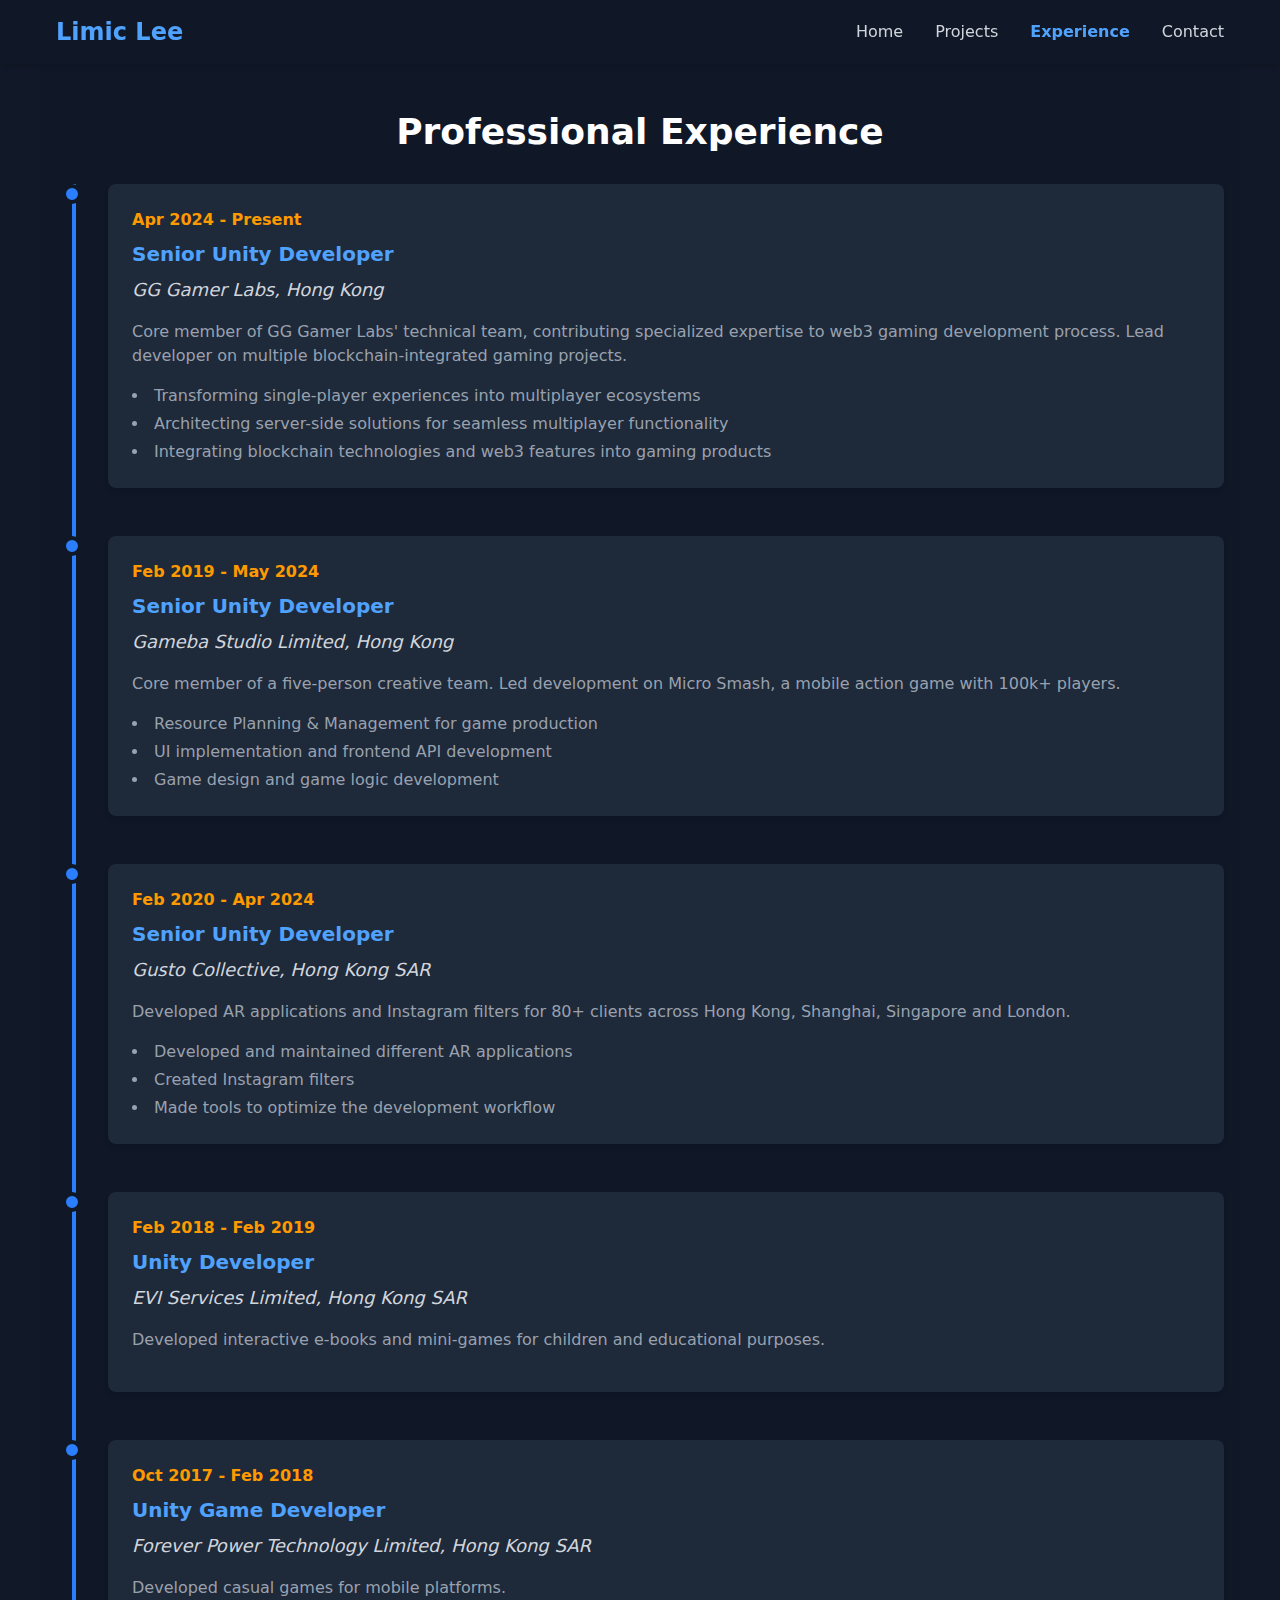
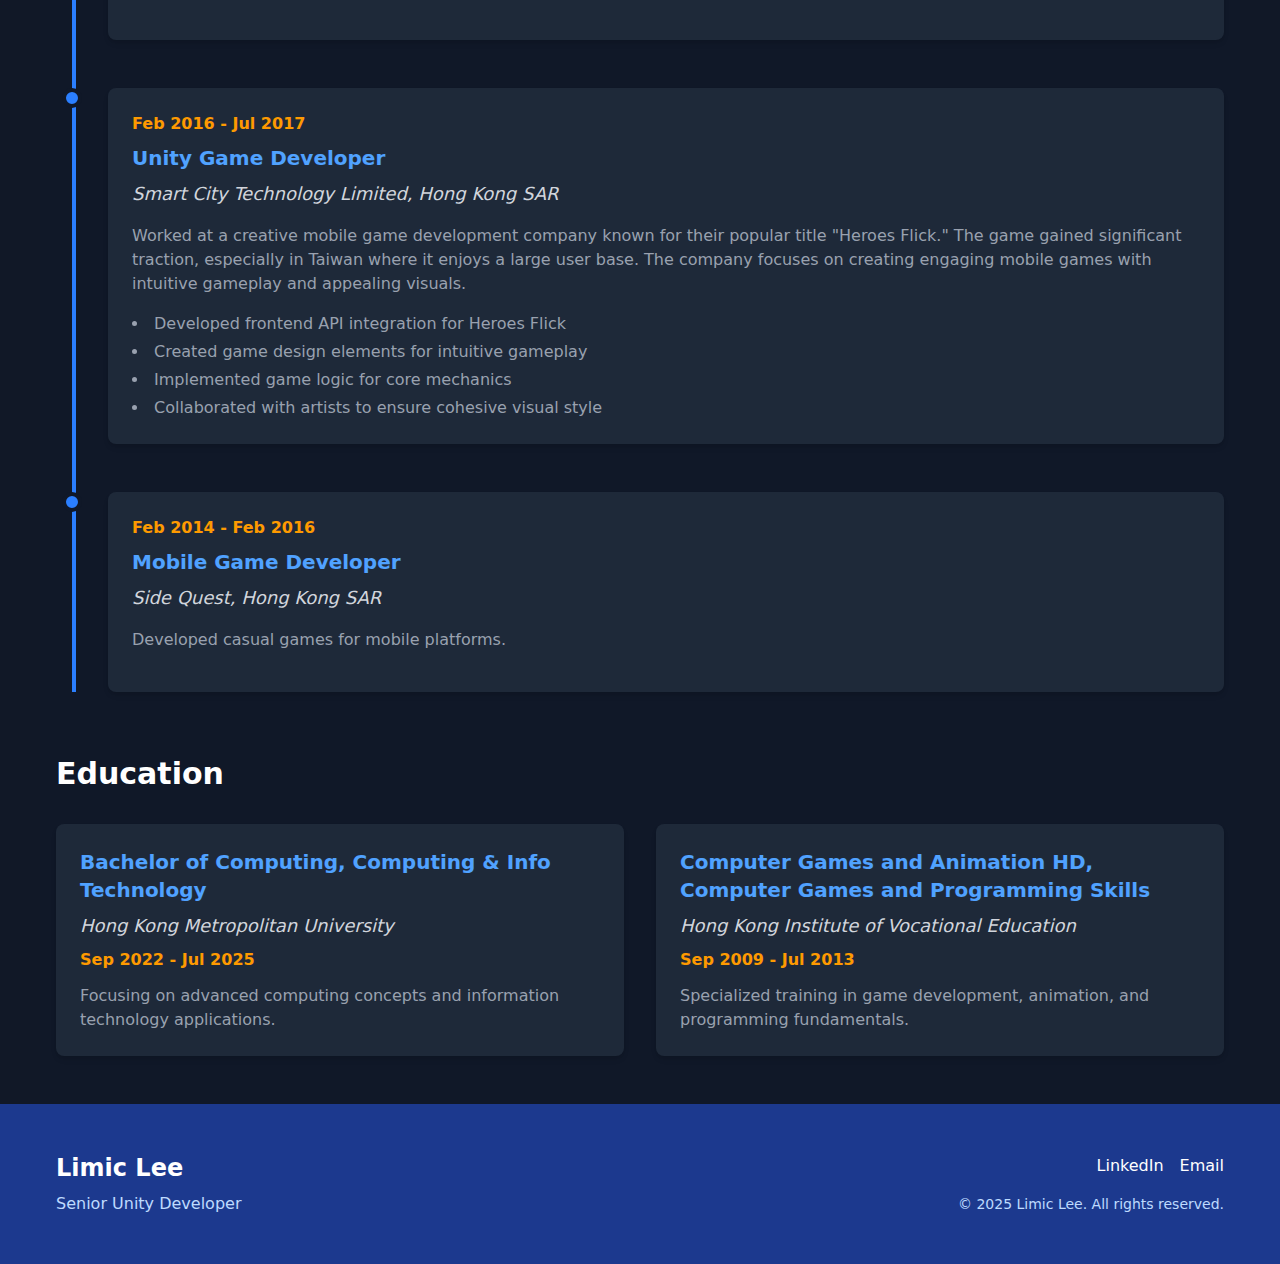
<file: experience.html>
<!DOCTYPE html><html lang="en"><head><meta charSet="utf-8"/><meta name="viewport" content="width=device-width, initial-scale=1"/><link rel="stylesheet" href="./_next/static/css/6d3977b307e0a19c.css" data-precedence="next"/><link rel="preload" as="script" fetchPriority="low" href="./_next/static/chunks/webpack-9a66d478f04cea7b.js"/><script src="./_next/static/chunks/4bd1b696-efeb426146ca8cad.js" async=""></script><script src="./_next/static/chunks/684-679fa1c70cdd7323.js" async=""></script><script src="./_next/static/chunks/main-app-23a3c7ce89d1ee80.js" async=""></script><script src="./_next/static/chunks/874-9ec3decfce9640ec.js" async=""></script><script src="./_next/static/chunks/app/layout-14dc235306a51195.js" async=""></script><title>Experience | Limic Lee</title><meta name="description" content="Professional experience of Limic Lee"/><link rel="icon" href="/favicon.ico"/><script src="./_next/static/chunks/polyfills-42372ed130431b0a.js" noModule=""></script></head><body><header class="bg-gray-900 shadow-md sticky top-0 z-50"><div class="container mx-auto px-4"><div class="flex justify-between items-center h-16"><div class="flex-shrink-0 font-bold text-2xl text-blue-400"><a href="/">Limic Lee</a></div><nav class="hidden md:flex space-x-8"><a class="text-gray-300 hover:text-blue-500 transition-colors" href="/">Home</a><a class="text-gray-300 hover:text-blue-500 transition-colors" href="/projects">Projects</a><a class="text-blue-400 font-semibold hover:text-blue-500 transition-colors" href="/experience">Experience</a><a class="text-gray-300 hover:text-blue-500 transition-colors" href="/contact">Contact</a></nav><button class="md:hidden flex items-center"><svg class="w-6 h-6" fill="none" stroke="currentColor" viewBox="0 0 24 24" xmlns="http://www.w3.org/2000/svg"><path stroke-linecap="round" stroke-linejoin="round" stroke-width="2" d="M4 6h16M4 12h16M4 18h16"></path></svg></button></div></div></header><main><div class="container mx-auto px-4 py-12 bg-gray-900"><h1 class="text-4xl font-bold text-center mb-8 text-white">Professional Experience</h1><div class="relative border-l-4 border-blue-500 pl-8 ml-4"><div class="mb-12 "><div class="absolute w-5 h-5 bg-blue-500 rounded-full -left-[14px] border-4 border-gray-900"></div><div class="bg-gray-800 p-6 rounded-lg shadow-md"><div class="text-amber-500 font-semibold mb-2">Apr 2024 - Present</div><h3 class="text-xl font-bold text-blue-400 mb-2">Senior Unity Developer</h3><h4 class="text-lg text-gray-300 italic mb-4">GG Gamer Labs<!-- -->, <!-- -->Hong Kong</h4><p class="text-gray-400 mb-4">Core member of GG Gamer Labs&#x27; technical team, contributing specialized expertise to web3 gaming development process. Lead developer on multiple blockchain-integrated gaming projects.</p><ul class="list-disc list-inside text-gray-400 space-y-1"><li>Transforming single-player experiences into multiplayer ecosystems</li><li>Architecting server-side solutions for seamless multiplayer functionality</li><li>Integrating blockchain technologies and web3 features into gaming products</li></ul></div></div><div class="mb-12 "><div class="absolute w-5 h-5 bg-blue-500 rounded-full -left-[14px] border-4 border-gray-900"></div><div class="bg-gray-800 p-6 rounded-lg shadow-md"><div class="text-amber-500 font-semibold mb-2">Feb 2019 - May 2024</div><h3 class="text-xl font-bold text-blue-400 mb-2">Senior Unity Developer</h3><h4 class="text-lg text-gray-300 italic mb-4">Gameba Studio Limited<!-- -->, <!-- -->Hong Kong</h4><p class="text-gray-400 mb-4">Core member of a five-person creative team. Led development on Micro Smash, a mobile action game with 100k+ players.</p><ul class="list-disc list-inside text-gray-400 space-y-1"><li>Resource Planning &amp; Management for game production</li><li>UI implementation and frontend API development</li><li>Game design and game logic development</li></ul></div></div><div class="mb-12 "><div class="absolute w-5 h-5 bg-blue-500 rounded-full -left-[14px] border-4 border-gray-900"></div><div class="bg-gray-800 p-6 rounded-lg shadow-md"><div class="text-amber-500 font-semibold mb-2">Feb 2020 - Apr 2024</div><h3 class="text-xl font-bold text-blue-400 mb-2">Senior Unity Developer</h3><h4 class="text-lg text-gray-300 italic mb-4">Gusto Collective<!-- -->, <!-- -->Hong Kong SAR</h4><p class="text-gray-400 mb-4">Developed AR applications and Instagram filters for 80+ clients across Hong Kong, Shanghai, Singapore and London.</p><ul class="list-disc list-inside text-gray-400 space-y-1"><li>Developed and maintained different AR applications</li><li>Created Instagram filters</li><li>Made tools to optimize the development workflow</li></ul></div></div><div class="mb-12 "><div class="absolute w-5 h-5 bg-blue-500 rounded-full -left-[14px] border-4 border-gray-900"></div><div class="bg-gray-800 p-6 rounded-lg shadow-md"><div class="text-amber-500 font-semibold mb-2">Feb 2018 - Feb 2019</div><h3 class="text-xl font-bold text-blue-400 mb-2">Unity Developer</h3><h4 class="text-lg text-gray-300 italic mb-4">EVI Services Limited<!-- -->, <!-- -->Hong Kong SAR</h4><p class="text-gray-400 mb-4">Developed interactive e-books and mini-games for children and educational purposes.</p></div></div><div class="mb-12 "><div class="absolute w-5 h-5 bg-blue-500 rounded-full -left-[14px] border-4 border-gray-900"></div><div class="bg-gray-800 p-6 rounded-lg shadow-md"><div class="text-amber-500 font-semibold mb-2">Oct 2017 - Feb 2018</div><h3 class="text-xl font-bold text-blue-400 mb-2">Unity Game Developer</h3><h4 class="text-lg text-gray-300 italic mb-4">Forever Power Technology Limited<!-- -->, <!-- -->Hong Kong SAR</h4><p class="text-gray-400 mb-4">Developed casual games for mobile platforms.</p></div></div><div class="mb-12 "><div class="absolute w-5 h-5 bg-blue-500 rounded-full -left-[14px] border-4 border-gray-900"></div><div class="bg-gray-800 p-6 rounded-lg shadow-md"><div class="text-amber-500 font-semibold mb-2">Feb 2016 - Jul 2017</div><h3 class="text-xl font-bold text-blue-400 mb-2">Unity Game Developer</h3><h4 class="text-lg text-gray-300 italic mb-4">Smart City Technology Limited<!-- -->, <!-- -->Hong Kong SAR</h4><p class="text-gray-400 mb-4">Worked at a creative mobile game development company known for their popular title &quot;Heroes Flick.&quot; The game gained significant traction, especially in Taiwan where it enjoys a large user base. The company focuses on creating engaging mobile games with intuitive gameplay and appealing visuals.</p><ul class="list-disc list-inside text-gray-400 space-y-1"><li>Developed frontend API integration for Heroes Flick</li><li>Created game design elements for intuitive gameplay</li><li>Implemented game logic for core mechanics</li><li>Collaborated with artists to ensure cohesive visual style</li></ul></div></div><div class="mb-12 "><div class="absolute w-5 h-5 bg-blue-500 rounded-full -left-[14px] border-4 border-gray-900"></div><div class="bg-gray-800 p-6 rounded-lg shadow-md"><div class="text-amber-500 font-semibold mb-2">Feb 2014 - Feb 2016</div><h3 class="text-xl font-bold text-blue-400 mb-2">Mobile Game Developer</h3><h4 class="text-lg text-gray-300 italic mb-4">Side Quest<!-- -->, <!-- -->Hong Kong SAR</h4><p class="text-gray-400 mb-4">Developed casual games for mobile platforms.</p></div></div></div><h2 class="text-3xl font-bold mt-16 mb-8 text-white">Education</h2><div class="grid gap-8 md:grid-cols-2"><div class="bg-gray-800 p-6 rounded-lg shadow-md"><h3 class="text-xl font-bold text-blue-400 mb-2">Bachelor of Computing, Computing &amp; Info Technology</h3><h4 class="text-lg text-gray-300 italic mb-2">Hong Kong Metropolitan University</h4><div class="text-amber-500 font-semibold mb-3">Sep 2022 - Jul 2025</div><p class="text-gray-400">Focusing on advanced computing concepts and information technology applications.</p></div><div class="bg-gray-800 p-6 rounded-lg shadow-md"><h3 class="text-xl font-bold text-blue-400 mb-2">Computer Games and Animation HD, Computer Games and Programming Skills</h3><h4 class="text-lg text-gray-300 italic mb-2">Hong Kong Institute of Vocational Education</h4><div class="text-amber-500 font-semibold mb-3">Sep 2009 - Jul 2013</div><p class="text-gray-400">Specialized training in game development, animation, and programming fundamentals.</p></div></div></div></main><footer class="bg-blue-900 text-white py-12"><div class="container mx-auto px-4"><div class="flex flex-col md:flex-row justify-between items-center"><div class="mb-6 md:mb-0"><h2 class="text-2xl font-bold mb-2">Limic Lee</h2><p class="text-blue-200">Senior Unity Developer</p></div><div class="flex flex-col items-center md:items-end"><div class="flex space-x-4 mb-4"><a href="https://linkedin.com/in/limic-lee" target="_blank" rel="noopener noreferrer" class="text-white hover:text-amber-400 transition duration-300" aria-label="LinkedIn">LinkedIn</a><a href="mailto:limiclee@gmail.com" class="text-white hover:text-amber-400 transition duration-300" aria-label="Email">Email</a></div><p class="text-blue-200 text-sm">© <!-- -->2025<!-- --> Limic Lee. All rights reserved.</p></div></div></div></footer><script src="./_next/static/chunks/webpack-9a66d478f04cea7b.js" async=""></script><script>(self.__next_f=self.__next_f||[]).push([0])</script><script>self.__next_f.push([1,"1:\"$Sreact.fragment\"\n2:I[4228,[\"874\",\"static/chunks/874-9ec3decfce9640ec.js\",\"177\",\"static/chunks/app/layout-14dc235306a51195.js\"],\"default\"]\n3:I[7555,[],\"\"]\n4:I[1295,[],\"\"]\n5:I[9665,[],\"OutletBoundary\"]\n8:I[9665,[],\"ViewportBoundary\"]\na:I[9665,[],\"MetadataBoundary\"]\nc:I[6614,[],\"\"]\n:HL[\"./_next/static/css/6d3977b307e0a19c.css\",\"style\"]\n"])</script><script>self.__next_f.push([1,"0:{\"P\":null,\"b\":\"Z7VC7UoPvqiD0KJ8ycDWr\",\"p\":\".\",\"c\":[\"\",\"experience\"],\"i\":false,\"f\":[[[\"\",{\"children\":[\"experience\",{\"children\":[\"__PAGE__\",{}]}]},\"$undefined\",\"$undefined\",true],[\"\",[\"$\",\"$1\",\"c\",{\"children\":[[[\"$\",\"link\",\"0\",{\"rel\":\"stylesheet\",\"href\":\"./_next/static/css/6d3977b307e0a19c.css\",\"precedence\":\"next\",\"crossOrigin\":\"$undefined\",\"nonce\":\"$undefined\"}]],[\"$\",\"html\",null,{\"lang\":\"en\",\"children\":[\"$\",\"body\",null,{\"children\":[[\"$\",\"$L2\",null,{}],[\"$\",\"main\",null,{\"children\":[\"$\",\"$L3\",null,{\"parallelRouterKey\":\"children\",\"error\":\"$undefined\",\"errorStyles\":\"$undefined\",\"errorScripts\":\"$undefined\",\"template\":[\"$\",\"$L4\",null,{}],\"templateStyles\":\"$undefined\",\"templateScripts\":\"$undefined\",\"notFound\":[[[\"$\",\"title\",null,{\"children\":\"404: This page could not be found.\"}],[\"$\",\"div\",null,{\"style\":{\"fontFamily\":\"system-ui,\\\"Segoe UI\\\",Roboto,Helvetica,Arial,sans-serif,\\\"Apple Color Emoji\\\",\\\"Segoe UI Emoji\\\"\",\"height\":\"100vh\",\"textAlign\":\"center\",\"display\":\"flex\",\"flexDirection\":\"column\",\"alignItems\":\"center\",\"justifyContent\":\"center\"},\"children\":[\"$\",\"div\",null,{\"children\":[[\"$\",\"style\",null,{\"dangerouslySetInnerHTML\":{\"__html\":\"body{color:#000;background:#fff;margin:0}.next-error-h1{border-right:1px solid rgba(0,0,0,.3)}@media (prefers-color-scheme:dark){body{color:#fff;background:#000}.next-error-h1{border-right:1px solid rgba(255,255,255,.3)}}\"}}],[\"$\",\"h1\",null,{\"className\":\"next-error-h1\",\"style\":{\"display\":\"inline-block\",\"margin\":\"0 20px 0 0\",\"padding\":\"0 23px 0 0\",\"fontSize\":24,\"fontWeight\":500,\"verticalAlign\":\"top\",\"lineHeight\":\"49px\"},\"children\":404}],[\"$\",\"div\",null,{\"style\":{\"display\":\"inline-block\"},\"children\":[\"$\",\"h2\",null,{\"style\":{\"fontSize\":14,\"fontWeight\":400,\"lineHeight\":\"49px\",\"margin\":0},\"children\":\"This page could not be found.\"}]}]]}]}]],[]],\"forbidden\":\"$undefined\",\"unauthorized\":\"$undefined\"}]}],[\"$\",\"footer\",null,{\"className\":\"bg-blue-900 text-white py-12\",\"children\":[\"$\",\"div\",null,{\"className\":\"container mx-auto px-4\",\"children\":[\"$\",\"div\",null,{\"className\":\"flex flex-col md:flex-row justify-between items-center\",\"children\":[[\"$\",\"div\",null,{\"className\":\"mb-6 md:mb-0\",\"children\":[[\"$\",\"h2\",null,{\"className\":\"text-2xl font-bold mb-2\",\"children\":\"Limic Lee\"}],[\"$\",\"p\",null,{\"className\":\"text-blue-200\",\"children\":\"Senior Unity Developer\"}]]}],[\"$\",\"div\",null,{\"className\":\"flex flex-col items-center md:items-end\",\"children\":[[\"$\",\"div\",null,{\"className\":\"flex space-x-4 mb-4\",\"children\":[[\"$\",\"a\",null,{\"href\":\"https://linkedin.com/in/limic-lee\",\"target\":\"_blank\",\"rel\":\"noopener noreferrer\",\"className\":\"text-white hover:text-amber-400 transition duration-300\",\"aria-label\":\"LinkedIn\",\"children\":\"LinkedIn\"}],[\"$\",\"a\",null,{\"href\":\"mailto:limiclee@gmail.com\",\"className\":\"text-white hover:text-amber-400 transition duration-300\",\"aria-label\":\"Email\",\"children\":\"Email\"}]]}],[\"$\",\"p\",null,{\"className\":\"text-blue-200 text-sm\",\"children\":[\"© \",2025,\" Limic Lee. All rights reserved.\"]}]]}]]}]}]}]]}]}]]}],{\"children\":[\"experience\",[\"$\",\"$1\",\"c\",{\"children\":[null,[\"$\",\"$L3\",null,{\"parallelRouterKey\":\"children\",\"error\":\"$undefined\",\"errorStyles\":\"$undefined\",\"errorScripts\":\"$undefined\",\"template\":[\"$\",\"$L4\",null,{}],\"templateStyles\":\"$undefined\",\"templateScripts\":\"$undefined\",\"notFound\":\"$undefined\",\"forbidden\":\"$undefined\",\"unauthorized\":\"$undefined\"}]]}],{\"children\":[\"__PAGE__\",[\"$\",\"$1\",\"c\",{\"children\":[[\"$\",\"div\",null,{\"className\":\"container mx-auto px-4 py-12 bg-gray-900\",\"children\":[[\"$\",\"h1\",null,{\"className\":\"text-4xl font-bold text-center mb-8 text-white\",\"children\":\"Professional Experience\"}],[\"$\",\"div\",null,{\"className\":\"relative border-l-4 border-blue-500 pl-8 ml-4\",\"children\":[[\"$\",\"div\",\"1\",{\"className\":\"mb-12 \",\"children\":[[\"$\",\"div\",null,{\"className\":\"absolute w-5 h-5 bg-blue-500 rounded-full -left-[14px] border-4 border-gray-900\"}],[\"$\",\"div\",null,{\"className\":\"bg-gray-800 p-6 rounded-lg shadow-md\",\"children\":[[\"$\",\"div\",null,{\"className\":\"text-amber-500 font-semibold mb-2\",\"children\":\"Apr 2024 - Present\"}],[\"$\",\"h3\",null,{\"className\":\"text-xl font-bold text-blue-400 mb-2\",\"children\":\"Senior Unity Developer\"}],[\"$\",\"h4\",null,{\"className\":\"text-lg text-gray-300 italic mb-4\",\"children\":[\"GG Gamer Labs\",\", \",\"Hong Kong\"]}],[\"$\",\"p\",null,{\"className\":\"text-gray-400 mb-4\",\"children\":\"Core member of GG Gamer Labs' technical team, contributing specialized expertise to web3 gaming development process. Lead developer on multiple blockchain-integrated gaming projects.\"}],[\"$\",\"ul\",null,{\"className\":\"list-disc list-inside text-gray-400 space-y-1\",\"children\":[[\"$\",\"li\",\"0\",{\"children\":\"Transforming single-player experiences into multiplayer ecosystems\"}],[\"$\",\"li\",\"1\",{\"children\":\"Architecting server-side solutions for seamless multiplayer functionality\"}],[\"$\",\"li\",\"2\",{\"children\":\"Integrating blockchain technologies and web3 features into gaming products\"}]]}]]}]]}],[\"$\",\"div\",\"2\",{\"className\":\"mb-12 \",\"children\":[[\"$\",\"div\",null,{\"className\":\"absolute w-5 h-5 bg-blue-500 rounded-full -left-[14px] border-4 border-gray-900\"}],[\"$\",\"div\",null,{\"className\":\"bg-gray-800 p-6 rounded-lg shadow-md\",\"children\":[[\"$\",\"div\",null,{\"className\":\"text-amber-500 font-semibold mb-2\",\"children\":\"Feb 2019 - May 2024\"}],[\"$\",\"h3\",null,{\"className\":\"text-xl font-bold text-blue-400 mb-2\",\"children\":\"Senior Unity Developer\"}],[\"$\",\"h4\",null,{\"className\":\"text-lg text-gray-300 italic mb-4\",\"children\":[\"Gameba Studio Limited\",\", \",\"Hong Kong\"]}],[\"$\",\"p\",null,{\"className\":\"text-gray-400 mb-4\",\"children\":\"Core member of a five-person creative team. Led development on Micro Smash, a mobile action game with 100k+ players.\"}],[\"$\",\"ul\",null,{\"className\":\"list-disc list-inside text-gray-400 space-y-1\",\"children\":[[\"$\",\"li\",\"0\",{\"children\":\"Resource Planning \u0026 Management for game production\"}],[\"$\",\"li\",\"1\",{\"children\":\"UI implementation and frontend API development\"}],[\"$\",\"li\",\"2\",{\"children\":\"Game design and game logic development\"}]]}]]}]]}],[\"$\",\"div\",\"3\",{\"className\":\"mb-12 \",\"children\":[[\"$\",\"div\",null,{\"className\":\"absolute w-5 h-5 bg-blue-500 rounded-full -left-[14px] border-4 border-gray-900\"}],[\"$\",\"div\",null,{\"className\":\"bg-gray-800 p-6 rounded-lg shadow-md\",\"children\":[[\"$\",\"div\",null,{\"className\":\"text-amber-500 font-semibold mb-2\",\"children\":\"Feb 2020 - Apr 2024\"}],[\"$\",\"h3\",null,{\"className\":\"text-xl font-bold text-blue-400 mb-2\",\"children\":\"Senior Unity Developer\"}],[\"$\",\"h4\",null,{\"className\":\"text-lg text-gray-300 italic mb-4\",\"children\":[\"Gusto Collective\",\", \",\"Hong Kong SAR\"]}],[\"$\",\"p\",null,{\"className\":\"text-gray-400 mb-4\",\"children\":\"Developed AR applications and Instagram filters for 80+ clients across Hong Kong, Shanghai, Singapore and London.\"}],[\"$\",\"ul\",null,{\"className\":\"list-disc list-inside text-gray-400 space-y-1\",\"children\":[[\"$\",\"li\",\"0\",{\"children\":\"Developed and maintained different AR applications\"}],[\"$\",\"li\",\"1\",{\"children\":\"Created Instagram filters\"}],[\"$\",\"li\",\"2\",{\"children\":\"Made tools to optimize the development workflow\"}]]}]]}]]}],[\"$\",\"div\",\"4\",{\"className\":\"mb-12 \",\"children\":[[\"$\",\"div\",null,{\"className\":\"absolute w-5 h-5 bg-blue-500 rounded-full -left-[14px] border-4 border-gray-900\"}],[\"$\",\"div\",null,{\"className\":\"bg-gray-800 p-6 rounded-lg shadow-md\",\"children\":[[\"$\",\"div\",null,{\"className\":\"text-amber-500 font-semibold mb-2\",\"children\":\"Feb 2018 - Feb 2019\"}],[\"$\",\"h3\",null,{\"className\":\"text-xl font-bold text-blue-400 mb-2\",\"children\":\"Unity Developer\"}],[\"$\",\"h4\",null,{\"className\":\"text-lg text-gray-300 italic mb-4\",\"children\":[\"EVI Services Limited\",\", \",\"Hong Kong SAR\"]}],[\"$\",\"p\",null,{\"className\":\"text-gray-400 mb-4\",\"children\":\"Developed interactive e-books and mini-games for children and educational purposes.\"}],\"$undefined\"]}]]}],[\"$\",\"div\",\"5\",{\"className\":\"mb-12 \",\"children\":[[\"$\",\"div\",null,{\"className\":\"absolute w-5 h-5 bg-blue-500 rounded-full -left-[14px] border-4 border-gray-900\"}],[\"$\",\"div\",null,{\"className\":\"bg-gray-800 p-6 rounded-lg shadow-md\",\"children\":[[\"$\",\"div\",null,{\"className\":\"text-amber-500 font-semibold mb-2\",\"children\":\"Oct 2017 - Feb 2018\"}],[\"$\",\"h3\",null,{\"className\":\"text-xl font-bold text-blue-400 mb-2\",\"children\":\"Unity Game Developer\"}],[\"$\",\"h4\",null,{\"className\":\"text-lg text-gray-300 italic mb-4\",\"children\":[\"Forever Power Technology Limited\",\", \",\"Hong Kong SAR\"]}],[\"$\",\"p\",null,{\"className\":\"text-gray-400 mb-4\",\"children\":\"Developed casual games for mobile platforms.\"}],\"$undefined\"]}]]}],[\"$\",\"div\",\"6\",{\"className\":\"mb-12 \",\"children\":[[\"$\",\"div\",null,{\"className\":\"absolute w-5 h-5 bg-blue-500 rounded-full -left-[14px] border-4 border-gray-900\"}],[\"$\",\"div\",null,{\"className\":\"bg-gray-800 p-6 rounded-lg shadow-md\",\"children\":[[\"$\",\"div\",null,{\"className\":\"text-amber-500 font-semibold mb-2\",\"children\":\"Feb 2016 - Jul 2017\"}],[\"$\",\"h3\",null,{\"className\":\"text-xl font-bold text-blue-400 mb-2\",\"children\":\"Unity Game Developer\"}],[\"$\",\"h4\",null,{\"className\":\"text-lg text-gray-300 italic mb-4\",\"children\":[\"Smart City Technology Limited\",\", \",\"Hong Kong SAR\"]}],[\"$\",\"p\",null,{\"className\":\"text-gray-400 mb-4\",\"children\":\"Worked at a creative mobile game development company known for their popular title \\\"Heroes Flick.\\\" The game gained significant traction, especially in Taiwan where it enjoys a large user base. The company focuses on creating engaging mobile games with intuitive gameplay and appealing visuals.\"}],[\"$\",\"ul\",null,{\"className\":\"list-disc list-inside text-gray-400 space-y-1\",\"children\":[[\"$\",\"li\",\"0\",{\"children\":\"Developed frontend API integration for Heroes Flick\"}],[\"$\",\"li\",\"1\",{\"children\":\"Created game design elements for intuitive gameplay\"}],[\"$\",\"li\",\"2\",{\"children\":\"Implemented game logic for core mechanics\"}],[\"$\",\"li\",\"3\",{\"children\":\"Collaborated with artists to ensure cohesive visual style\"}]]}]]}]]}],[\"$\",\"div\",\"7\",{\"className\":\"mb-12 \",\"children\":[[\"$\",\"div\",null,{\"className\":\"absolute w-5 h-5 bg-blue-500 rounded-full -left-[14px] border-4 border-gray-900\"}],[\"$\",\"div\",null,{\"className\":\"bg-gray-800 p-6 rounded-lg shadow-md\",\"children\":[[\"$\",\"div\",null,{\"className\":\"text-amber-500 font-semibold mb-2\",\"children\":\"Feb 2014 - Feb 2016\"}],[\"$\",\"h3\",null,{\"className\":\"text-xl font-bold text-blue-400 mb-2\",\"children\":\"Mobile Game Developer\"}],[\"$\",\"h4\",null,{\"className\":\"text-lg text-gray-300 italic mb-4\",\"children\":[\"Side Quest\",\", \",\"Hong Kong SAR\"]}],[\"$\",\"p\",null,{\"className\":\"text-gray-400 mb-4\",\"children\":\"Developed casual games for mobile platforms.\"}],\"$undefined\"]}]]}]]}],[\"$\",\"h2\",null,{\"className\":\"text-3xl font-bold mt-16 mb-8 text-white\",\"children\":\"Education\"}],[\"$\",\"div\",null,{\"className\":\"grid gap-8 md:grid-cols-2\",\"children\":[[\"$\",\"div\",\"1\",{\"className\":\"bg-gray-800 p-6 rounded-lg shadow-md\",\"children\":[[\"$\",\"h3\",null,{\"className\":\"text-xl font-bold text-blue-400 mb-2\",\"children\":\"Bachelor of Computing, Computing \u0026 Info Technology\"}],[\"$\",\"h4\",null,{\"className\":\"text-lg text-gray-300 italic mb-2\",\"children\":\"Hong Kong Metropolitan University\"}],[\"$\",\"div\",null,{\"className\":\"text-amber-500 font-semibold mb-3\",\"children\":\"Sep 2022 - Jul 2025\"}],[\"$\",\"p\",null,{\"className\":\"text-gray-400\",\"children\":\"Focusing on advanced computing concepts and information technology applications.\"}]]}],[\"$\",\"div\",\"2\",{\"className\":\"bg-gray-800 p-6 rounded-lg shadow-md\",\"children\":[[\"$\",\"h3\",null,{\"className\":\"text-xl font-bold text-blue-400 mb-2\",\"children\":\"Computer Games and Animation HD, Computer Games and Programming Skills\"}],[\"$\",\"h4\",null,{\"className\":\"text-lg text-gray-300 italic mb-2\",\"children\":\"Hong Kong Institute of Vocational Education\"}],[\"$\",\"div\",null,{\"className\":\"text-amber-500 font-semibold mb-3\",\"children\":\"Sep 2009 - Jul 2013\"}],[\"$\",\"p\",null,{\"className\":\"text-gray-400\",\"children\":\"Specialized training in game development, animation, and programming fundamentals.\"}]]}]]}]]}],\"$undefined\",null,[\"$\",\"$L5\",null,{\"children\":[\"$L6\",\"$L7\",null]}]]}],{},null,false]},null,false]},null,false],[\"$\",\"$1\",\"h\",{\"children\":[null,[\"$\",\"$1\",\"9jx8ecqEfo-6SAE4C0uYl\",{\"children\":[[\"$\",\"$L8\",null,{\"children\":\"$L9\"}],null]}],[\"$\",\"$La\",null,{\"children\":\"$Lb\"}]]}],false]],\"m\":\"$undefined\",\"G\":[\"$c\",\"$undefined\"],\"s\":false,\"S\":true}\n"])</script><script>self.__next_f.push([1,"9:[[\"$\",\"meta\",\"0\",{\"charSet\":\"utf-8\"}],[\"$\",\"meta\",\"1\",{\"name\":\"viewport\",\"content\":\"width=device-width, initial-scale=1\"}]]\n6:null\n"])</script><script>self.__next_f.push([1,"7:null\nb:[[\"$\",\"title\",\"0\",{\"children\":\"Experience | Limic Lee\"}],[\"$\",\"meta\",\"1\",{\"name\":\"description\",\"content\":\"Professional experience of Limic Lee\"}],[\"$\",\"link\",\"2\",{\"rel\":\"icon\",\"href\":\"/favicon.ico\"}]]\n"])</script></body></html>
</file>
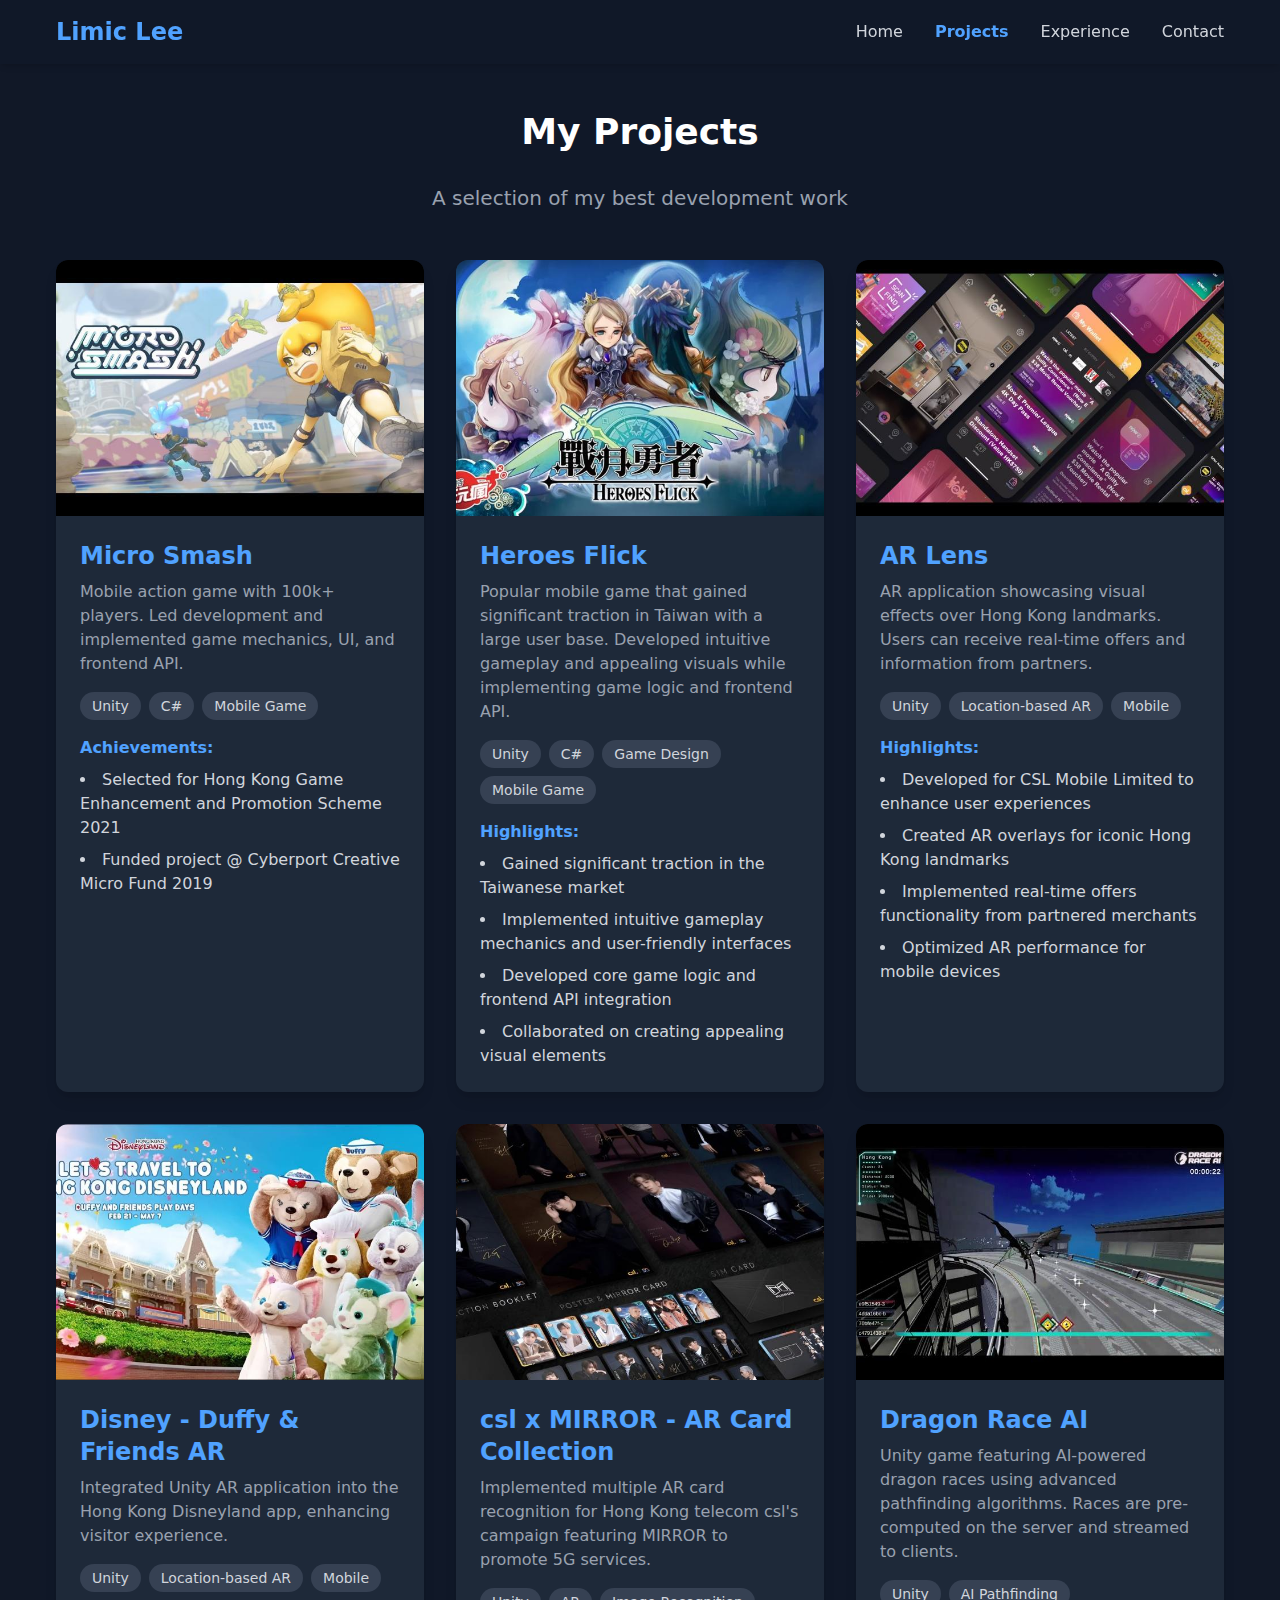
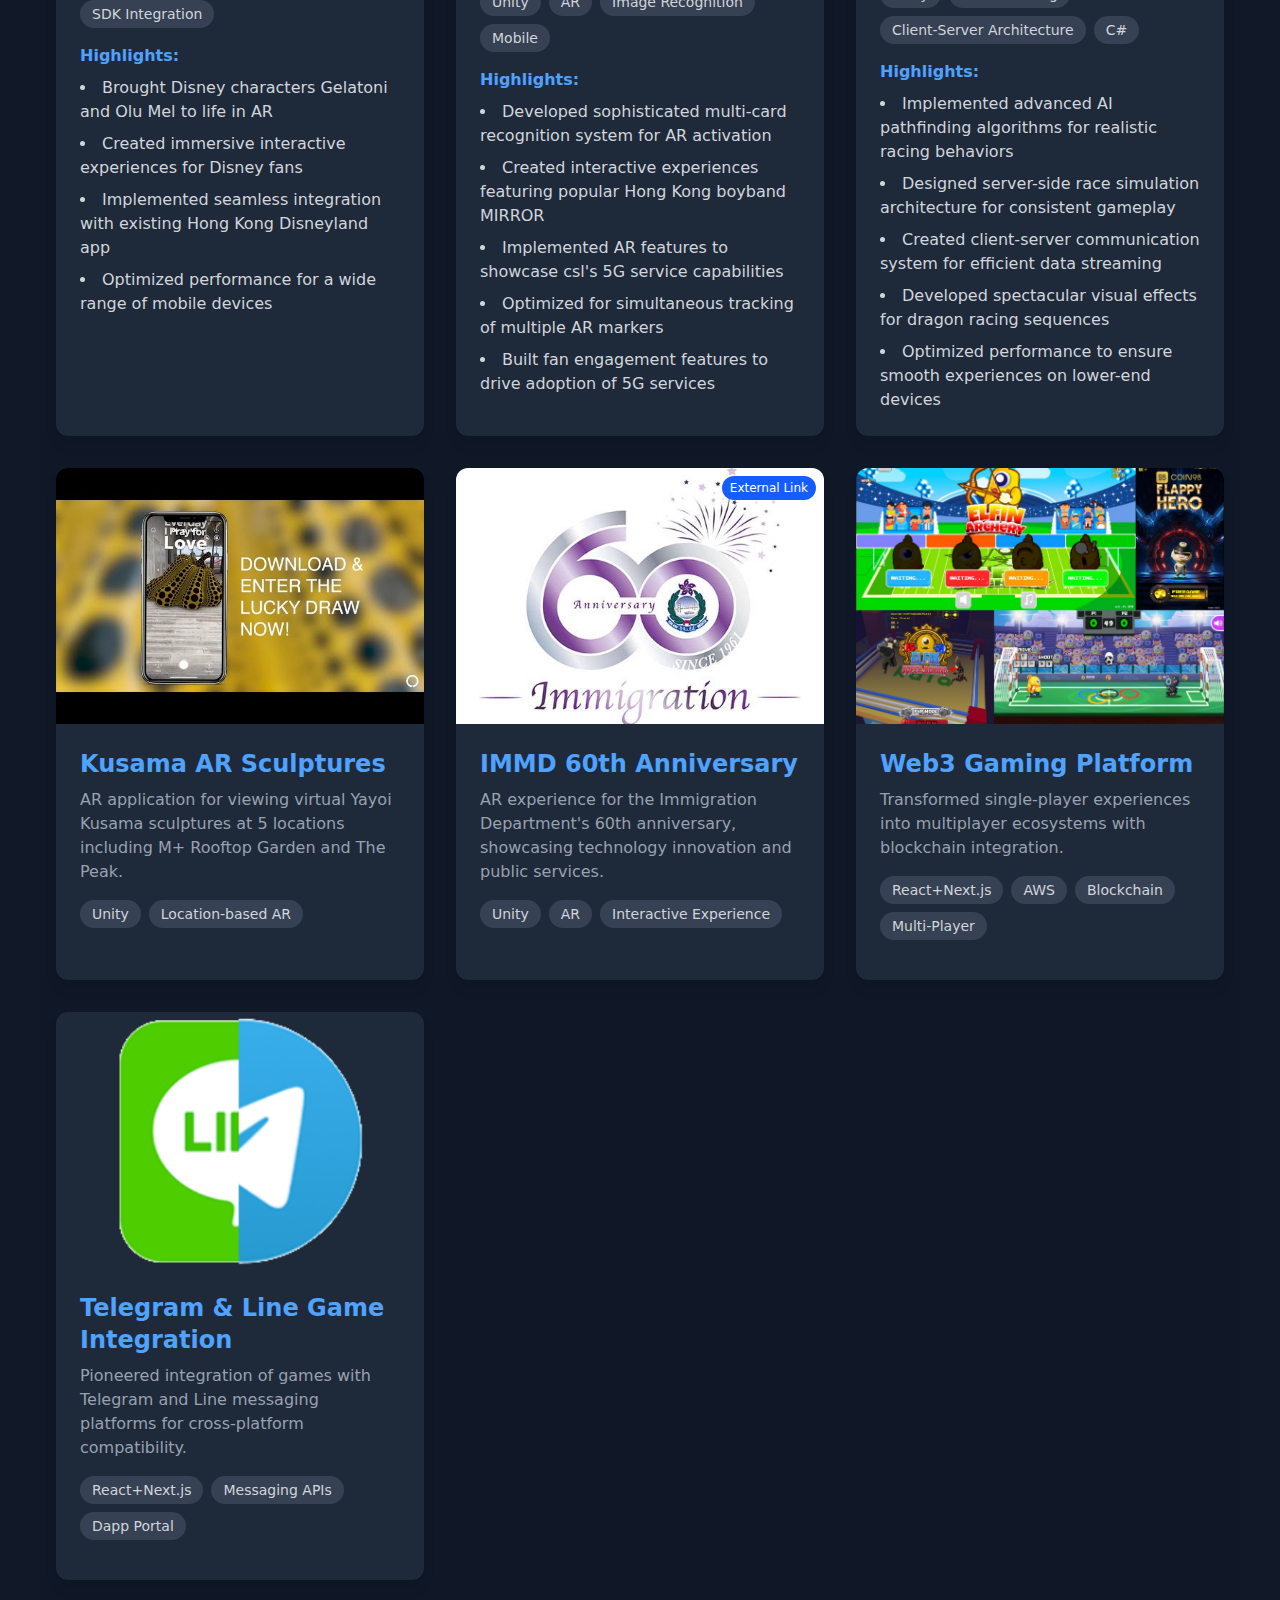
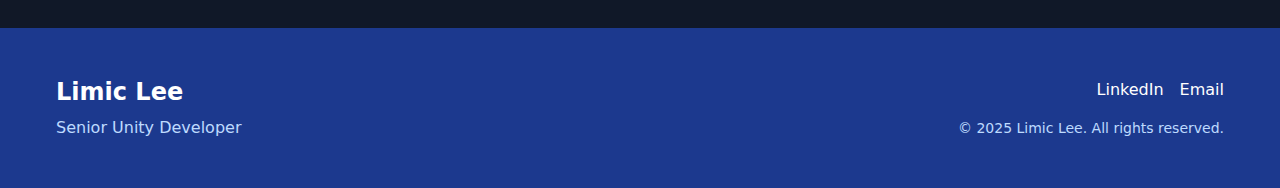
<file: projects.html>
<!DOCTYPE html><html lang="en"><head><meta charSet="utf-8"/><meta name="viewport" content="width=device-width, initial-scale=1"/><link rel="preload" as="image" href="/images/projects/micro-smash.jpg"/><link rel="stylesheet" href="./_next/static/css/6d3977b307e0a19c.css" data-precedence="next"/><link rel="preload" as="script" fetchPriority="low" href="./_next/static/chunks/webpack-9a66d478f04cea7b.js"/><script src="./_next/static/chunks/4bd1b696-efeb426146ca8cad.js" async=""></script><script src="./_next/static/chunks/684-679fa1c70cdd7323.js" async=""></script><script src="./_next/static/chunks/main-app-23a3c7ce89d1ee80.js" async=""></script><script src="./_next/static/chunks/874-9ec3decfce9640ec.js" async=""></script><script src="./_next/static/chunks/app/layout-14dc235306a51195.js" async=""></script><script src="./_next/static/chunks/766-8f47c16c1f2393fc.js" async=""></script><script src="./_next/static/chunks/app/projects/page-f10ebe74e65c7245.js" async=""></script><title>Projects | Limic Lee</title><meta name="description" content="Game development projects by Limic Lee"/><link rel="icon" href="/favicon.ico"/><script src="./_next/static/chunks/polyfills-42372ed130431b0a.js" noModule=""></script></head><body><header class="bg-gray-900 shadow-md sticky top-0 z-50"><div class="container mx-auto px-4"><div class="flex justify-between items-center h-16"><div class="flex-shrink-0 font-bold text-2xl text-blue-400"><a href="/">Limic Lee</a></div><nav class="hidden md:flex space-x-8"><a class="text-gray-300 hover:text-blue-500 transition-colors" href="/">Home</a><a class="text-blue-400 font-semibold hover:text-blue-500 transition-colors" href="/projects">Projects</a><a class="text-gray-300 hover:text-blue-500 transition-colors" href="/experience">Experience</a><a class="text-gray-300 hover:text-blue-500 transition-colors" href="/contact">Contact</a></nav><button class="md:hidden flex items-center"><svg class="w-6 h-6" fill="none" stroke="currentColor" viewBox="0 0 24 24" xmlns="http://www.w3.org/2000/svg"><path stroke-linecap="round" stroke-linejoin="round" stroke-width="2" d="M4 6h16M4 12h16M4 18h16"></path></svg></button></div></div></header><main><div class="container mx-auto px-4 py-12 bg-gray-900"><h1 class="text-4xl font-bold text-center mb-8 text-white">My Projects</h1><p class="text-xl text-center text-gray-400 mb-12">A selection of my best development work</p><div class="grid grid-cols-1 md:grid-cols-2 lg:grid-cols-3 gap-8"><div class="bg-gray-800 rounded-xl overflow-hidden shadow-lg transition-transform hover:-translate-y-2 duration-300 cursor-pointer"><div class="relative h-64"><img alt="Micro Smash" decoding="async" data-nimg="fill" style="position:absolute;height:100%;width:100%;left:0;top:0;right:0;bottom:0;object-fit:cover;color:transparent" src="/images/projects/micro-smash.jpg"/></div><div class="p-6"><h3 class="text-2xl font-bold text-blue-400 mb-2">Micro Smash</h3><p class="text-gray-400 mb-4">Mobile action game with 100k+ players. Led development and implemented game mechanics, UI, and frontend API.</p><div class="flex flex-wrap gap-2 mb-4"><span class="bg-gray-700 text-gray-300 text-sm px-3 py-1 rounded-full">Unity</span><span class="bg-gray-700 text-gray-300 text-sm px-3 py-1 rounded-full">C#</span><span class="bg-gray-700 text-gray-300 text-sm px-3 py-1 rounded-full">Mobile Game</span></div><div class="mt-4"><h4 class="font-semibold text-blue-400 mb-2">Achievements:</h4><ul class="list-disc list-inside text-gray-300 space-y-2"><li>Selected for Hong Kong Game Enhancement and Promotion Scheme 2021</li><li>Funded project @ Cyberport Creative Micro Fund 2019</li></ul></div></div></div><div class="bg-gray-800 rounded-xl overflow-hidden shadow-lg transition-transform hover:-translate-y-2 duration-300 cursor-pointer"><div class="relative h-64"><img alt="Heroes Flick" loading="lazy" decoding="async" data-nimg="fill" style="position:absolute;height:100%;width:100%;left:0;top:0;right:0;bottom:0;object-fit:cover;color:transparent" src="/images/projects/heroes-flick.jpg"/></div><div class="p-6"><h3 class="text-2xl font-bold text-blue-400 mb-2">Heroes Flick</h3><p class="text-gray-400 mb-4">Popular mobile game that gained significant traction in Taiwan with a large user base. Developed intuitive gameplay and appealing visuals while implementing game logic and frontend API.</p><div class="flex flex-wrap gap-2 mb-4"><span class="bg-gray-700 text-gray-300 text-sm px-3 py-1 rounded-full">Unity</span><span class="bg-gray-700 text-gray-300 text-sm px-3 py-1 rounded-full">C#</span><span class="bg-gray-700 text-gray-300 text-sm px-3 py-1 rounded-full">Game Design</span><span class="bg-gray-700 text-gray-300 text-sm px-3 py-1 rounded-full">Mobile Game</span></div><div class="mt-4"><h4 class="font-semibold text-blue-400 mb-2">Highlights:</h4><ul class="list-disc list-inside text-gray-300 space-y-2"><li>Gained significant traction in the Taiwanese market</li><li>Implemented intuitive gameplay mechanics and user-friendly interfaces</li><li>Developed core game logic and frontend API integration</li><li>Collaborated on creating appealing visual elements</li></ul></div></div></div><div class="bg-gray-800 rounded-xl overflow-hidden shadow-lg transition-transform hover:-translate-y-2 duration-300 cursor-pointer"><div class="relative h-64"><img alt="AR Lens" loading="lazy" decoding="async" data-nimg="fill" style="position:absolute;height:100%;width:100%;left:0;top:0;right:0;bottom:0;object-fit:cover;color:transparent" src="/images/projects/ar-lens.jpg"/></div><div class="p-6"><h3 class="text-2xl font-bold text-blue-400 mb-2">AR Lens</h3><p class="text-gray-400 mb-4">AR application showcasing visual effects over Hong Kong landmarks. Users can receive real-time offers and information from partners.</p><div class="flex flex-wrap gap-2 mb-4"><span class="bg-gray-700 text-gray-300 text-sm px-3 py-1 rounded-full">Unity</span><span class="bg-gray-700 text-gray-300 text-sm px-3 py-1 rounded-full">Location-based AR</span><span class="bg-gray-700 text-gray-300 text-sm px-3 py-1 rounded-full">Mobile</span></div><div class="mt-4"><h4 class="font-semibold text-blue-400 mb-2">Highlights:</h4><ul class="list-disc list-inside text-gray-300 space-y-2"><li>Developed for CSL Mobile Limited to enhance user experiences</li><li>Created AR overlays for iconic Hong Kong landmarks</li><li>Implemented real-time offers functionality from partnered merchants</li><li>Optimized AR performance for mobile devices</li></ul></div></div></div><div class="bg-gray-800 rounded-xl overflow-hidden shadow-lg transition-transform hover:-translate-y-2 duration-300 cursor-pointer"><div class="relative h-64"><img alt="Disney - Duffy &amp; Friends AR" loading="lazy" decoding="async" data-nimg="fill" style="position:absolute;height:100%;width:100%;left:0;top:0;right:0;bottom:0;object-fit:cover;color:transparent" src="/images/projects/disney-ar.jpg"/></div><div class="p-6"><h3 class="text-2xl font-bold text-blue-400 mb-2">Disney - Duffy &amp; Friends AR</h3><p class="text-gray-400 mb-4">Integrated Unity AR application into the Hong Kong Disneyland app, enhancing visitor experience.</p><div class="flex flex-wrap gap-2 mb-4"><span class="bg-gray-700 text-gray-300 text-sm px-3 py-1 rounded-full">Unity</span><span class="bg-gray-700 text-gray-300 text-sm px-3 py-1 rounded-full">Location-based AR</span><span class="bg-gray-700 text-gray-300 text-sm px-3 py-1 rounded-full">Mobile</span><span class="bg-gray-700 text-gray-300 text-sm px-3 py-1 rounded-full">SDK Integration</span></div><div class="mt-4"><h4 class="font-semibold text-blue-400 mb-2">Highlights:</h4><ul class="list-disc list-inside text-gray-300 space-y-2"><li>Brought Disney characters Gelatoni and Olu Mel to life in AR</li><li>Created immersive interactive experiences for Disney fans</li><li>Implemented seamless integration with existing Hong Kong Disneyland app</li><li>Optimized performance for a wide range of mobile devices</li></ul></div></div></div><div class="bg-gray-800 rounded-xl overflow-hidden shadow-lg transition-transform hover:-translate-y-2 duration-300 cursor-pointer"><div class="relative h-64"><img alt="csl x MIRROR - AR Card Collection" loading="lazy" decoding="async" data-nimg="fill" style="position:absolute;height:100%;width:100%;left:0;top:0;right:0;bottom:0;object-fit:cover;color:transparent" src="/images/projects/csl-mirror.jpg"/></div><div class="p-6"><h3 class="text-2xl font-bold text-blue-400 mb-2">csl x MIRROR - AR Card Collection</h3><p class="text-gray-400 mb-4">Implemented multiple AR card recognition for Hong Kong telecom csl&#x27;s campaign featuring MIRROR to promote 5G services.</p><div class="flex flex-wrap gap-2 mb-4"><span class="bg-gray-700 text-gray-300 text-sm px-3 py-1 rounded-full">Unity</span><span class="bg-gray-700 text-gray-300 text-sm px-3 py-1 rounded-full">AR</span><span class="bg-gray-700 text-gray-300 text-sm px-3 py-1 rounded-full">Image Recognition</span><span class="bg-gray-700 text-gray-300 text-sm px-3 py-1 rounded-full">Mobile</span></div><div class="mt-4"><h4 class="font-semibold text-blue-400 mb-2">Highlights:</h4><ul class="list-disc list-inside text-gray-300 space-y-2"><li>Developed sophisticated multi-card recognition system for AR activation</li><li>Created interactive experiences featuring popular Hong Kong boyband MIRROR</li><li>Implemented AR features to showcase csl&#x27;s 5G service capabilities</li><li>Optimized for simultaneous tracking of multiple AR markers</li><li>Built fan engagement features to drive adoption of 5G services</li></ul></div></div></div><div class="bg-gray-800 rounded-xl overflow-hidden shadow-lg transition-transform hover:-translate-y-2 duration-300 cursor-pointer"><div class="relative h-64"><img alt="Dragon Race AI" loading="lazy" decoding="async" data-nimg="fill" style="position:absolute;height:100%;width:100%;left:0;top:0;right:0;bottom:0;object-fit:cover;color:transparent" src="/images/projects/dragon-race.jpg"/></div><div class="p-6"><h3 class="text-2xl font-bold text-blue-400 mb-2">Dragon Race AI</h3><p class="text-gray-400 mb-4">Unity game featuring AI-powered dragon races using advanced pathfinding algorithms. Races are pre-computed on the server and streamed to clients.</p><div class="flex flex-wrap gap-2 mb-4"><span class="bg-gray-700 text-gray-300 text-sm px-3 py-1 rounded-full">Unity</span><span class="bg-gray-700 text-gray-300 text-sm px-3 py-1 rounded-full">AI Pathfinding</span><span class="bg-gray-700 text-gray-300 text-sm px-3 py-1 rounded-full">Client-Server Architecture</span><span class="bg-gray-700 text-gray-300 text-sm px-3 py-1 rounded-full">C#</span></div><div class="mt-4"><h4 class="font-semibold text-blue-400 mb-2">Highlights:</h4><ul class="list-disc list-inside text-gray-300 space-y-2"><li>Implemented advanced AI pathfinding algorithms for realistic racing behaviors</li><li>Designed server-side race simulation architecture for consistent gameplay</li><li>Created client-server communication system for efficient data streaming</li><li>Developed spectacular visual effects for dragon racing sequences</li><li>Optimized performance to ensure smooth experiences on lower-end devices</li></ul></div></div></div><div class="bg-gray-800 rounded-xl overflow-hidden shadow-lg transition-transform hover:-translate-y-2 duration-300 cursor-pointer"><div class="relative h-64"><img alt="Kusama AR Sculptures" loading="lazy" decoding="async" data-nimg="fill" style="position:absolute;height:100%;width:100%;left:0;top:0;right:0;bottom:0;object-fit:cover;color:transparent" src="/images/projects/kusama-ar.jpg"/></div><div class="p-6"><h3 class="text-2xl font-bold text-blue-400 mb-2">Kusama AR Sculptures</h3><p class="text-gray-400 mb-4">AR application for viewing virtual Yayoi Kusama sculptures at 5 locations including M+ Rooftop Garden and The Peak.</p><div class="flex flex-wrap gap-2 mb-4"><span class="bg-gray-700 text-gray-300 text-sm px-3 py-1 rounded-full">Unity</span><span class="bg-gray-700 text-gray-300 text-sm px-3 py-1 rounded-full">Location-based AR</span></div></div></div><div class="bg-gray-800 rounded-xl overflow-hidden shadow-lg transition-transform hover:-translate-y-2 duration-300 cursor-pointer"><div class="relative h-64"><img alt="IMMD 60th Anniversary" loading="lazy" decoding="async" data-nimg="fill" style="position:absolute;height:100%;width:100%;left:0;top:0;right:0;bottom:0;object-fit:cover;color:transparent" src="/images/projects/immd.jpg"/><div class="absolute top-2 right-2 bg-blue-600 text-white text-xs px-2 py-1 rounded-full">External Link</div></div><div class="p-6"><h3 class="text-2xl font-bold text-blue-400 mb-2">IMMD 60th Anniversary</h3><p class="text-gray-400 mb-4">AR experience for the Immigration Department&#x27;s 60th anniversary, showcasing technology innovation and public services.</p><div class="flex flex-wrap gap-2 mb-4"><span class="bg-gray-700 text-gray-300 text-sm px-3 py-1 rounded-full">Unity</span><span class="bg-gray-700 text-gray-300 text-sm px-3 py-1 rounded-full">AR</span><span class="bg-gray-700 text-gray-300 text-sm px-3 py-1 rounded-full">Interactive Experience</span></div></div></div><div class="bg-gray-800 rounded-xl overflow-hidden shadow-lg transition-transform hover:-translate-y-2 duration-300 cursor-pointer"><div class="relative h-64"><img alt="Web3 Gaming Platform" loading="lazy" decoding="async" data-nimg="fill" style="position:absolute;height:100%;width:100%;left:0;top:0;right:0;bottom:0;object-fit:cover;color:transparent" src="/images/projects/web3.jpg"/></div><div class="p-6"><h3 class="text-2xl font-bold text-blue-400 mb-2">Web3 Gaming Platform</h3><p class="text-gray-400 mb-4">Transformed single-player experiences into multiplayer ecosystems with blockchain integration.</p><div class="flex flex-wrap gap-2 mb-4"><span class="bg-gray-700 text-gray-300 text-sm px-3 py-1 rounded-full">React+Next.js</span><span class="bg-gray-700 text-gray-300 text-sm px-3 py-1 rounded-full">AWS</span><span class="bg-gray-700 text-gray-300 text-sm px-3 py-1 rounded-full">Blockchain</span><span class="bg-gray-700 text-gray-300 text-sm px-3 py-1 rounded-full">Multi-Player</span></div></div></div><div class="bg-gray-800 rounded-xl overflow-hidden shadow-lg transition-transform hover:-translate-y-2 duration-300 cursor-pointer"><div class="relative h-64"><img alt="Telegram &amp; Line Game Integration" loading="lazy" decoding="async" data-nimg="fill" style="position:absolute;height:100%;width:100%;left:0;top:0;right:0;bottom:0;object-fit:cover;color:transparent" src="/images/projects/messaging.png"/></div><div class="p-6"><h3 class="text-2xl font-bold text-blue-400 mb-2">Telegram &amp; Line Game Integration</h3><p class="text-gray-400 mb-4">Pioneered integration of games with Telegram and Line messaging platforms for cross-platform compatibility.</p><div class="flex flex-wrap gap-2 mb-4"><span class="bg-gray-700 text-gray-300 text-sm px-3 py-1 rounded-full">React+Next.js</span><span class="bg-gray-700 text-gray-300 text-sm px-3 py-1 rounded-full">Messaging APIs</span><span class="bg-gray-700 text-gray-300 text-sm px-3 py-1 rounded-full">Dapp Portal</span></div></div></div></div></div></main><footer class="bg-blue-900 text-white py-12"><div class="container mx-auto px-4"><div class="flex flex-col md:flex-row justify-between items-center"><div class="mb-6 md:mb-0"><h2 class="text-2xl font-bold mb-2">Limic Lee</h2><p class="text-blue-200">Senior Unity Developer</p></div><div class="flex flex-col items-center md:items-end"><div class="flex space-x-4 mb-4"><a href="https://linkedin.com/in/limic-lee" target="_blank" rel="noopener noreferrer" class="text-white hover:text-amber-400 transition duration-300" aria-label="LinkedIn">LinkedIn</a><a href="mailto:limiclee@gmail.com" class="text-white hover:text-amber-400 transition duration-300" aria-label="Email">Email</a></div><p class="text-blue-200 text-sm">© <!-- -->2025<!-- --> Limic Lee. All rights reserved.</p></div></div></div></footer><script src="./_next/static/chunks/webpack-9a66d478f04cea7b.js" async=""></script><script>(self.__next_f=self.__next_f||[]).push([0])</script><script>self.__next_f.push([1,"1:\"$Sreact.fragment\"\n2:I[4228,[\"874\",\"static/chunks/874-9ec3decfce9640ec.js\",\"177\",\"static/chunks/app/layout-14dc235306a51195.js\"],\"default\"]\n3:I[7555,[],\"\"]\n4:I[1295,[],\"\"]\n5:I[833,[\"766\",\"static/chunks/766-8f47c16c1f2393fc.js\",\"893\",\"static/chunks/app/projects/page-f10ebe74e65c7245.js\"],\"default\"]\n6:I[9665,[],\"OutletBoundary\"]\n9:I[9665,[],\"ViewportBoundary\"]\nb:I[9665,[],\"MetadataBoundary\"]\nd:I[6614,[],\"\"]\n:HL[\"./_next/static/css/6d3977b307e0a19c.css\",\"style\"]\n"])</script><script>self.__next_f.push([1,"0:{\"P\":null,\"b\":\"Z7VC7UoPvqiD0KJ8ycDWr\",\"p\":\".\",\"c\":[\"\",\"projects\"],\"i\":false,\"f\":[[[\"\",{\"children\":[\"projects\",{\"children\":[\"__PAGE__\",{}]}]},\"$undefined\",\"$undefined\",true],[\"\",[\"$\",\"$1\",\"c\",{\"children\":[[[\"$\",\"link\",\"0\",{\"rel\":\"stylesheet\",\"href\":\"./_next/static/css/6d3977b307e0a19c.css\",\"precedence\":\"next\",\"crossOrigin\":\"$undefined\",\"nonce\":\"$undefined\"}]],[\"$\",\"html\",null,{\"lang\":\"en\",\"children\":[\"$\",\"body\",null,{\"children\":[[\"$\",\"$L2\",null,{}],[\"$\",\"main\",null,{\"children\":[\"$\",\"$L3\",null,{\"parallelRouterKey\":\"children\",\"error\":\"$undefined\",\"errorStyles\":\"$undefined\",\"errorScripts\":\"$undefined\",\"template\":[\"$\",\"$L4\",null,{}],\"templateStyles\":\"$undefined\",\"templateScripts\":\"$undefined\",\"notFound\":[[[\"$\",\"title\",null,{\"children\":\"404: This page could not be found.\"}],[\"$\",\"div\",null,{\"style\":{\"fontFamily\":\"system-ui,\\\"Segoe UI\\\",Roboto,Helvetica,Arial,sans-serif,\\\"Apple Color Emoji\\\",\\\"Segoe UI Emoji\\\"\",\"height\":\"100vh\",\"textAlign\":\"center\",\"display\":\"flex\",\"flexDirection\":\"column\",\"alignItems\":\"center\",\"justifyContent\":\"center\"},\"children\":[\"$\",\"div\",null,{\"children\":[[\"$\",\"style\",null,{\"dangerouslySetInnerHTML\":{\"__html\":\"body{color:#000;background:#fff;margin:0}.next-error-h1{border-right:1px solid rgba(0,0,0,.3)}@media (prefers-color-scheme:dark){body{color:#fff;background:#000}.next-error-h1{border-right:1px solid rgba(255,255,255,.3)}}\"}}],[\"$\",\"h1\",null,{\"className\":\"next-error-h1\",\"style\":{\"display\":\"inline-block\",\"margin\":\"0 20px 0 0\",\"padding\":\"0 23px 0 0\",\"fontSize\":24,\"fontWeight\":500,\"verticalAlign\":\"top\",\"lineHeight\":\"49px\"},\"children\":404}],[\"$\",\"div\",null,{\"style\":{\"display\":\"inline-block\"},\"children\":[\"$\",\"h2\",null,{\"style\":{\"fontSize\":14,\"fontWeight\":400,\"lineHeight\":\"49px\",\"margin\":0},\"children\":\"This page could not be found.\"}]}]]}]}]],[]],\"forbidden\":\"$undefined\",\"unauthorized\":\"$undefined\"}]}],[\"$\",\"footer\",null,{\"className\":\"bg-blue-900 text-white py-12\",\"children\":[\"$\",\"div\",null,{\"className\":\"container mx-auto px-4\",\"children\":[\"$\",\"div\",null,{\"className\":\"flex flex-col md:flex-row justify-between items-center\",\"children\":[[\"$\",\"div\",null,{\"className\":\"mb-6 md:mb-0\",\"children\":[[\"$\",\"h2\",null,{\"className\":\"text-2xl font-bold mb-2\",\"children\":\"Limic Lee\"}],[\"$\",\"p\",null,{\"className\":\"text-blue-200\",\"children\":\"Senior Unity Developer\"}]]}],[\"$\",\"div\",null,{\"className\":\"flex flex-col items-center md:items-end\",\"children\":[[\"$\",\"div\",null,{\"className\":\"flex space-x-4 mb-4\",\"children\":[[\"$\",\"a\",null,{\"href\":\"https://linkedin.com/in/limic-lee\",\"target\":\"_blank\",\"rel\":\"noopener noreferrer\",\"className\":\"text-white hover:text-amber-400 transition duration-300\",\"aria-label\":\"LinkedIn\",\"children\":\"LinkedIn\"}],[\"$\",\"a\",null,{\"href\":\"mailto:limiclee@gmail.com\",\"className\":\"text-white hover:text-amber-400 transition duration-300\",\"aria-label\":\"Email\",\"children\":\"Email\"}]]}],[\"$\",\"p\",null,{\"className\":\"text-blue-200 text-sm\",\"children\":[\"© \",2025,\" Limic Lee. All rights reserved.\"]}]]}]]}]}]}]]}]}]]}],{\"children\":[\"projects\",[\"$\",\"$1\",\"c\",{\"children\":[null,[\"$\",\"$L3\",null,{\"parallelRouterKey\":\"children\",\"error\":\"$undefined\",\"errorStyles\":\"$undefined\",\"errorScripts\":\"$undefined\",\"template\":[\"$\",\"$L4\",null,{}],\"templateStyles\":\"$undefined\",\"templateScripts\":\"$undefined\",\"notFound\":\"$undefined\",\"forbidden\":\"$undefined\",\"unauthorized\":\"$undefined\"}]]}],{\"children\":[\"__PAGE__\",[\"$\",\"$1\",\"c\",{\"children\":[[\"$\",\"div\",null,{\"className\":\"container mx-auto px-4 py-12 bg-gray-900\",\"children\":[[\"$\",\"h1\",null,{\"className\":\"text-4xl font-bold text-center mb-8 text-white\",\"children\":\"My Projects\"}],[\"$\",\"p\",null,{\"className\":\"text-xl text-center text-gray-400 mb-12\",\"children\":\"A selection of my best development work\"}],[\"$\",\"$L5\",null,{}]]}],\"$undefined\",null,[\"$\",\"$L6\",null,{\"children\":[\"$L7\",\"$L8\",null]}]]}],{},null,false]},null,false]},null,false],[\"$\",\"$1\",\"h\",{\"children\":[null,[\"$\",\"$1\",\"04q3B2KJgyEvzGCmLH5iH\",{\"children\":[[\"$\",\"$L9\",null,{\"children\":\"$La\"}],null]}],[\"$\",\"$Lb\",null,{\"children\":\"$Lc\"}]]}],false]],\"m\":\"$undefined\",\"G\":[\"$d\",\"$undefined\"],\"s\":false,\"S\":true}\n"])</script><script>self.__next_f.push([1,"a:[[\"$\",\"meta\",\"0\",{\"charSet\":\"utf-8\"}],[\"$\",\"meta\",\"1\",{\"name\":\"viewport\",\"content\":\"width=device-width, initial-scale=1\"}]]\n7:null\n"])</script><script>self.__next_f.push([1,"8:null\nc:[[\"$\",\"title\",\"0\",{\"children\":\"Projects | Limic Lee\"}],[\"$\",\"meta\",\"1\",{\"name\":\"description\",\"content\":\"Game development projects by Limic Lee\"}],[\"$\",\"link\",\"2\",{\"rel\":\"icon\",\"href\":\"/favicon.ico\"}]]\n"])</script></body></html>
</file>
<file: DragonRaceAI/TemplateData/style.css>
body { padding: 0; margin: 0 }
#unity-container { position: absolute }
#unity-container.unity-desktop { left: 50%; top: 50%; transform: translate(-50%, -50%) }
#unity-container.unity-mobile { position: fixed; width: 100%; height: 100% }
#unity-canvas { background: #231F20 }
.unity-mobile #unity-canvas { width: 100%; height: 100% }
#unity-loading-bar { position: absolute; left: 50%; top: 50%; transform: translate(-50%, -50%); display: none }
#unity-logo { width: 154px; height: 130px; background: url('unity-logo-dark.png') no-repeat center }
#unity-progress-bar-empty { width: 141px; height: 18px; margin-top: 10px; margin-left: 6.5px; background: url('progress-bar-empty-dark.png') no-repeat center }
#unity-progress-bar-full { width: 0%; height: 18px; margin-top: 10px; background: url('progress-bar-full-dark.png') no-repeat center }
#unity-footer { position: relative }
.unity-mobile #unity-footer { display: none }
#unity-webgl-logo { float:left; width: 204px; height: 38px; background: url('webgl-logo.png') no-repeat center }
#unity-build-title { float: right; margin-right: 10px; line-height: 38px; font-family: arial; font-size: 18px }
#unity-fullscreen-button { cursor:pointer; float: right; width: 38px; height: 38px; background: url('fullscreen-button.png') no-repeat center }
#unity-warning { position: absolute; left: 50%; top: 5%; transform: translate(-50%); background: white; padding: 10px; display: none }
</file>
<file: _next/static/css/2aa3d4331c78abf3.css>
.chat-container{display:flex;flex-direction:column;height:700px;max-width:900px;margin:0 auto;border:1px solid #374151;border-radius:16px;overflow:hidden;background:#1f2937;box-shadow:0 10px 25px rgba(0,0,0,.3)}.messages-container{flex:1;overflow-y:auto;padding:24px;background:#111827}.welcome-message{color:#e5e7eb;margin:20px 0}.welcome-header{text-align:center;margin-bottom:32px}.welcome-header h2{margin-bottom:8px;color:#f9fafb;font-size:28px;font-weight:700}.welcome-subtitle{color:#9ca3af;font-size:16px;margin:0}.user-guide{max-width:100%}.user-guide h3{color:#60a5fa;font-size:20px;margin-bottom:20px;text-align:center}.guide-sections{display:grid;grid-template-columns:repeat(auto-fit,minmax(250px,1fr));gap:20px;margin-bottom:32px}.guide-section{background:#1f2937;border:1px solid #374151;border-radius:12px;padding:20px}.guide-section h4{color:#fbbf24;font-size:16px;margin-bottom:12px;display:flex;align-items:center;gap:8px}.guide-section ul{list-style:none;padding:0;margin:0}.guide-section li{color:#d1d5db;font-size:14px;position:relative;padding:4px 0 4px 16px}.guide-section li:before{content:"•";color:#60a5fa;position:absolute;left:0}.example-questions{background:#1f2937;border:1px solid #374151;border-radius:12px;padding:20px;text-align:center}.example-questions h4{color:#34d399;margin-bottom:16px;font-size:16px}.question-chips{display:flex;flex-wrap:wrap;gap:8px;justify-content:center}.question-chip{background:#374151;color:#e5e7eb;padding:8px 16px;border-radius:20px;font-size:13px;border:1px solid #4b5563;cursor:pointer;transition:all .2s}.question-chip:hover{background:#4b5563;border-color:#60a5fa;color:#60a5fa}.message{margin-bottom:16px;display:flex}.message.user{justify-content:flex-end}.message.ai{justify-content:flex-start}.message-content{max-width:70%;padding:12px 16px;border-radius:18px;position:relative}.message.user .message-content{background:#3b82f6;color:white;border-bottom-right-radius:4px}.message.ai .message-content{background:#1f2937;color:#e5e7eb;border:1px solid #374151;border-bottom-left-radius:4px}.message.error .message-content{background:#7f1d1d;border-color:#dc2626;color:#fca5a5}.message-text{margin-bottom:4px;line-height:1.4;white-space:pre-wrap}.message-time{font-size:11px;opacity:.7}.loading .message-content{background:#1f2937;border:1px solid #374151}.typing-indicator{display:flex;gap:4px;align-items:center;padding:8px 0}.typing-indicator span{width:8px;height:8px;border-radius:50%;background:#60a5fa;animation:typing 1.4s ease-in-out infinite}.typing-indicator span:first-child{animation-delay:-.32s}.typing-indicator span:nth-child(2){animation-delay:-.16s}@keyframes typing{0%,80%,to{transform:scale(.8);opacity:.5}40%{transform:scale(1);opacity:1}}.input-form{display:flex;padding:20px;background:#1f2937;border-top:1px solid #374151;gap:12px}.message-input{flex:1;padding:14px 20px;border:1px solid #4b5563;border-radius:25px;outline:none;font-size:14px;background:#111827;color:#e5e7eb;transition:all .2s}.message-input::placeholder{color:#9ca3af}.message-input:focus{border-color:#3b82f6;box-shadow:0 0 0 3px rgba(59,130,246,.1)}.message-input:disabled{background:#374151;cursor:not-allowed;opacity:.5}.send-button{padding:14px 16px;background:#3b82f6;color:white;border:none;border-radius:50%;cursor:pointer;font-size:16px;width:52px;height:52px;display:flex;align-items:center;justify-content:center;transition:all .2s}.send-button:hover:not(:disabled){background:#2563eb;transform:scale(1.05)}.send-button:disabled{background:#4b5563;cursor:not-allowed;opacity:.5}body{margin:0;font-family:Inter,sans-serif;background-color:rgb(17,24,39);color:#e0e0e0}.App-header{text-align:center;padding:2rem;background-color:#1f1f2f;color:#ffffff}.chat-container{max-width:600px;margin:2rem auto;background:#1e1e2f;border-radius:12px;box-shadow:0 4px 12px rgba(0,0,0,.3);padding:1rem;color:#e0e0e0}.chat-window{max-height:400px;overflow-y:auto;margin-bottom:1rem}.bubble{padding:.8rem;margin:.5rem 0;border-radius:8px;max-width:80%}.bubble.user{background-color:#2a9df4;color:#ffffff;align-self:flex-end;text-align:right}.bubble.bot{background-color:#2e2e2e;color:#e0e0e0;align-self:flex-start;text-align:left}.chat-input{display:flex;gap:.5rem}.chat-input input{flex:1;padding:.6rem;border-radius:6px;border:1px solid #444;background-color:#2c2c2c;color:#e0e0e0}.chat-input button{padding:.6rem 1rem;background-color:#2a9df4;color:white;border:none;border-radius:6px;cursor:pointer}.inventory-display{background-color:#1e1e2f;padding:1rem;margin:1rem auto;max-width:600px;border-radius:8px;box-shadow:0 2px 6px rgba(0,0,0,.3);color:#e0e0e0}.inventory-display h2{margin-bottom:.5rem;color:#2a9df4}.inventory-display ul{list-style:none;padding:0}.inventory-display li{margin:.5rem 0;font-size:1rem}
</file>
<file: _next/static/css/6d3977b307e0a19c.css>
/*! tailwindcss v4.1.0 | MIT License | https://tailwindcss.com */@supports (((-webkit-hyphens:none)) and (not (margin-trim:inline))) or ((-moz-orient:inline) and (not (color:rgb(from red r g b)))){@layer base{*,::backdrop,:after,:before{--tw-translate-x:0;--tw-translate-y:0;--tw-translate-z:0;--tw-rotate-x:rotateX(0);--tw-rotate-y:rotateY(0);--tw-rotate-z:rotateZ(0);--tw-skew-x:skewX(0);--tw-skew-y:skewY(0);--tw-space-y-reverse:0;--tw-space-x-reverse:0;--tw-border-style:solid;--tw-gradient-position:initial;--tw-gradient-from:#0000;--tw-gradient-via:#0000;--tw-gradient-to:#0000;--tw-gradient-stops:initial;--tw-gradient-via-stops:initial;--tw-gradient-from-position:0%;--tw-gradient-via-position:50%;--tw-gradient-to-position:100%;--tw-font-weight:initial;--tw-shadow:0 0 #0000;--tw-shadow-color:initial;--tw-shadow-alpha:100%;--tw-inset-shadow:0 0 #0000;--tw-inset-shadow-color:initial;--tw-inset-shadow-alpha:100%;--tw-ring-color:initial;--tw-ring-shadow:0 0 #0000;--tw-inset-ring-color:initial;--tw-inset-ring-shadow:0 0 #0000;--tw-ring-inset:initial;--tw-ring-offset-width:0px;--tw-ring-offset-color:#fff;--tw-ring-offset-shadow:0 0 #0000;--tw-duration:initial}}}@layer theme{:host,:root{--font-sans:ui-sans-serif,system-ui,sans-serif,"Apple Color Emoji","Segoe UI Emoji","Segoe UI Symbol","Noto Color Emoji";--font-mono:ui-monospace,SFMono-Regular,Menlo,Monaco,Consolas,"Liberation Mono","Courier New",monospace;--color-red-50:oklch(97.1% .013 17.38);--color-red-200:oklch(88.5% .062 18.334);--color-red-700:oklch(50.5% .213 27.518);--color-amber-400:oklch(82.8% .189 84.429);--color-amber-500:oklch(76.9% .188 70.08);--color-amber-600:oklch(66.6% .179 58.318);--color-green-50:oklch(98.2% .018 155.826);--color-green-200:oklch(92.5% .084 155.995);--color-green-700:oklch(52.7% .154 150.069);--color-blue-100:oklch(93.2% .032 255.585);--color-blue-200:oklch(88.2% .059 254.128);--color-blue-300:oklch(80.9% .105 251.813);--color-blue-400:oklch(70.7% .165 254.624);--color-blue-500:oklch(62.3% .214 259.815);--color-blue-600:oklch(54.6% .245 262.881);--color-blue-700:oklch(48.8% .243 264.376);--color-blue-800:oklch(42.4% .199 265.638);--color-blue-900:oklch(37.9% .146 265.522);--color-gray-100:oklch(96.7% .003 264.542);--color-gray-200:oklch(92.8% .006 264.531);--color-gray-300:oklch(87.2% .01 258.338);--color-gray-400:oklch(70.7% .022 261.325);--color-gray-500:oklch(55.1% .027 264.364);--color-gray-600:oklch(44.6% .03 256.802);--color-gray-700:oklch(37.3% .034 259.733);--color-gray-800:oklch(27.8% .033 256.848);--color-gray-900:oklch(21% .034 264.665);--color-black:#000;--color-white:#fff;--spacing:.25rem;--container-3xl:48rem;--container-4xl:56rem;--text-xs:.75rem;--text-xs--line-height:calc(1/.75);--text-sm:.875rem;--text-sm--line-height:calc(1.25/.875);--text-lg:1.125rem;--text-lg--line-height:calc(1.75/1.125);--text-xl:1.25rem;--text-xl--line-height:calc(1.75/1.25);--text-2xl:1.5rem;--text-2xl--line-height:calc(2/1.5);--text-3xl:1.875rem;--text-3xl--line-height:calc(2.25/1.875);--text-4xl:2.25rem;--text-4xl--line-height:calc(2.5/2.25);--text-5xl:3rem;--text-5xl--line-height:1;--text-6xl:3.75rem;--text-6xl--line-height:1;--text-7xl:4.5rem;--text-7xl--line-height:1;--font-weight-medium:500;--font-weight-semibold:600;--font-weight-bold:700;--radius-md:.375rem;--radius-lg:.5rem;--radius-xl:.75rem;--default-transition-duration:.15s;--default-transition-timing-function:cubic-bezier(.4,0,.2,1);--default-font-family:var(--font-sans);--default-mono-font-family:var(--font-mono)}}@layer base{*,::backdrop,:after,:before{box-sizing:border-box;border:0 solid;margin:0;padding:0}::file-selector-button{box-sizing:border-box;border:0 solid;margin:0;padding:0}:host,html{-webkit-text-size-adjust:100%;tab-size:4;line-height:1.5;font-family:var(--default-font-family,ui-sans-serif,system-ui,sans-serif,"Apple Color Emoji","Segoe UI Emoji","Segoe UI Symbol","Noto Color Emoji");font-feature-settings:var(--default-font-feature-settings,normal);font-variation-settings:var(--default-font-variation-settings,normal);-webkit-tap-highlight-color:transparent}hr{height:0;color:inherit;border-top-width:1px}abbr:where([title]){-webkit-text-decoration:underline dotted;text-decoration:underline dotted}h1,h2,h3,h4,h5,h6{font-size:inherit;font-weight:inherit}a{color:inherit;-webkit-text-decoration:inherit;text-decoration:inherit}b,strong{font-weight:bolder}code,kbd,pre,samp{font-family:var(--default-mono-font-family,ui-monospace,SFMono-Regular,Menlo,Monaco,Consolas,"Liberation Mono","Courier New",monospace);font-feature-settings:var(--default-mono-font-feature-settings,normal);font-variation-settings:var(--default-mono-font-variation-settings,normal);font-size:1em}small{font-size:80%}sub,sup{vertical-align:baseline;font-size:75%;line-height:0;position:relative}sub{bottom:-.25em}sup{top:-.5em}table{text-indent:0;border-color:inherit;border-collapse:collapse}:-moz-focusring{outline:auto}progress{vertical-align:baseline}summary{display:list-item}menu,ol,ul{list-style:none}audio,canvas,embed,iframe,img,object,svg,video{vertical-align:middle;display:block}img,video{max-width:100%;height:auto}button,input,optgroup,select,textarea{font:inherit;font-feature-settings:inherit;font-variation-settings:inherit;letter-spacing:inherit;color:inherit;opacity:1;background-color:#0000;border-radius:0}::file-selector-button{font:inherit;font-feature-settings:inherit;font-variation-settings:inherit;letter-spacing:inherit;color:inherit;opacity:1;background-color:#0000;border-radius:0}:where(select:is([multiple],[size])) optgroup{font-weight:bolder}:where(select:is([multiple],[size])) optgroup option{padding-inline-start:20px}::file-selector-button{margin-inline-end:4px}::placeholder{opacity:1}@supports (not ((-webkit-appearance:-apple-pay-button))) or (contain-intrinsic-size:1px){::placeholder{color:color-mix(in oklab,currentColor 50%,transparent)}}textarea{resize:vertical}::-webkit-search-decoration{-webkit-appearance:none}::-webkit-date-and-time-value{min-height:1lh;text-align:inherit}::-webkit-datetime-edit{display:inline-flex}::-webkit-datetime-edit-fields-wrapper{padding:0}::-webkit-datetime-edit,::-webkit-datetime-edit-year-field{padding-block:0}::-webkit-datetime-edit-day-field,::-webkit-datetime-edit-month-field{padding-block:0}::-webkit-datetime-edit-hour-field,::-webkit-datetime-edit-minute-field{padding-block:0}::-webkit-datetime-edit-millisecond-field,::-webkit-datetime-edit-second-field{padding-block:0}::-webkit-datetime-edit-meridiem-field{padding-block:0}:-moz-ui-invalid{box-shadow:none}button,input:where([type=button],[type=reset],[type=submit]){appearance:button}::file-selector-button{appearance:button}::-webkit-inner-spin-button,::-webkit-outer-spin-button{height:auto}[hidden]:where(:not([hidden=until-found])){display:none!important}}@layer components;@layer utilities{.absolute{position:absolute}.fixed{position:fixed}.relative{position:relative}.sticky{position:sticky}.inset-0{inset:calc(var(--spacing)*0)}.top-0{top:calc(var(--spacing)*0)}.top-2{top:calc(var(--spacing)*2)}.right-2{right:calc(var(--spacing)*2)}.bottom-0{bottom:calc(var(--spacing)*0)}.-left-\[14px\]{left:-14px}.left-0{left:calc(var(--spacing)*0)}.left-1\/2{left:50%}.z-50{z-index:50}.container{width:100%}@media (min-width:40rem){.container{max-width:40rem}}@media (min-width:48rem){.container{max-width:48rem}}@media (min-width:64rem){.container{max-width:64rem}}@media (min-width:80rem){.container{max-width:80rem}}@media (min-width:96rem){.container{max-width:96rem}}.mx-auto{margin-inline:auto}.mt-1{margin-top:calc(var(--spacing)*1)}.mt-2{margin-top:calc(var(--spacing)*2)}.mt-4{margin-top:calc(var(--spacing)*4)}.mt-12{margin-top:calc(var(--spacing)*12)}.mt-16{margin-top:calc(var(--spacing)*16)}.mr-4{margin-right:calc(var(--spacing)*4)}.mr-5{margin-right:calc(var(--spacing)*5)}.mb-1{margin-bottom:calc(var(--spacing)*1)}.mb-2{margin-bottom:calc(var(--spacing)*2)}.mb-3{margin-bottom:calc(var(--spacing)*3)}.mb-4{margin-bottom:calc(var(--spacing)*4)}.mb-6{margin-bottom:calc(var(--spacing)*6)}.mb-8{margin-bottom:calc(var(--spacing)*8)}.mb-10{margin-bottom:calc(var(--spacing)*10)}.mb-12{margin-bottom:calc(var(--spacing)*12)}.mb-16{margin-bottom:calc(var(--spacing)*16)}.ml-4{margin-left:calc(var(--spacing)*4)}.block{display:block}.flex{display:flex}.grid{display:grid}.hidden{display:none}.inline-block{display:inline-block}.h-1{height:calc(var(--spacing)*1)}.h-2\.5{height:calc(var(--spacing)*2.5)}.h-5{height:calc(var(--spacing)*5)}.h-6{height:calc(var(--spacing)*6)}.h-16{height:calc(var(--spacing)*16)}.h-64{height:calc(var(--spacing)*64)}.h-96{height:calc(var(--spacing)*96)}.h-auto{height:auto}.h-full{height:100%}.max-h-\[90vh\]{max-height:90vh}.w-5{width:calc(var(--spacing)*5)}.w-6{width:calc(var(--spacing)*6)}.w-20{width:calc(var(--spacing)*20)}.w-64{width:calc(var(--spacing)*64)}.w-full{width:100%}.max-w-3xl{max-width:var(--container-3xl)}.max-w-4xl{max-width:var(--container-4xl)}.flex-shrink-0{flex-shrink:0}.-translate-x-1\/2{--tw-translate-x:calc(calc(1/2*100%)*-1);translate:var(--tw-translate-x)var(--tw-translate-y)}.transform{transform:var(--tw-rotate-x)var(--tw-rotate-y)var(--tw-rotate-z)var(--tw-skew-x)var(--tw-skew-y)}.cursor-pointer{cursor:pointer}.list-inside{list-style-position:inside}.list-disc{list-style-type:disc}.grid-cols-1{grid-template-columns:repeat(1,minmax(0,1fr))}.flex-col{flex-direction:column}.flex-wrap{flex-wrap:wrap}.items-center{align-items:center}.items-start{align-items:flex-start}.justify-between{justify-content:space-between}.justify-center{justify-content:center}.gap-2{gap:calc(var(--spacing)*2)}.gap-4{gap:calc(var(--spacing)*4)}.gap-6{gap:calc(var(--spacing)*6)}.gap-8{gap:calc(var(--spacing)*8)}.gap-10{gap:calc(var(--spacing)*10)}:where(.space-y-1>:not(:last-child)){--tw-space-y-reverse:0;margin-block-start:calc(calc(var(--spacing)*1)*var(--tw-space-y-reverse));margin-block-end:calc(calc(var(--spacing)*1)*calc(1 - var(--tw-space-y-reverse)))}:where(.space-y-2>:not(:last-child)){--tw-space-y-reverse:0;margin-block-start:calc(calc(var(--spacing)*2)*var(--tw-space-y-reverse));margin-block-end:calc(calc(var(--spacing)*2)*calc(1 - var(--tw-space-y-reverse)))}:where(.space-y-4>:not(:last-child)){--tw-space-y-reverse:0;margin-block-start:calc(calc(var(--spacing)*4)*var(--tw-space-y-reverse));margin-block-end:calc(calc(var(--spacing)*4)*calc(1 - var(--tw-space-y-reverse)))}:where(.space-y-6>:not(:last-child)){--tw-space-y-reverse:0;margin-block-start:calc(calc(var(--spacing)*6)*var(--tw-space-y-reverse));margin-block-end:calc(calc(var(--spacing)*6)*calc(1 - var(--tw-space-y-reverse)))}:where(.space-y-8>:not(:last-child)){--tw-space-y-reverse:0;margin-block-start:calc(calc(var(--spacing)*8)*var(--tw-space-y-reverse));margin-block-end:calc(calc(var(--spacing)*8)*calc(1 - var(--tw-space-y-reverse)))}:where(.space-x-4>:not(:last-child)){--tw-space-x-reverse:0;margin-inline-start:calc(calc(var(--spacing)*4)*var(--tw-space-x-reverse));margin-inline-end:calc(calc(var(--spacing)*4)*calc(1 - var(--tw-space-x-reverse)))}:where(.space-x-8>:not(:last-child)){--tw-space-x-reverse:0;margin-inline-start:calc(calc(var(--spacing)*8)*var(--tw-space-x-reverse));margin-inline-end:calc(calc(var(--spacing)*8)*calc(1 - var(--tw-space-x-reverse)))}.overflow-hidden{overflow:hidden}.overflow-y-auto{overflow-y:auto}.rounded-full{border-radius:3.40282e+38px}.rounded-lg{border-radius:var(--radius-lg)}.rounded-md{border-radius:var(--radius-md)}.rounded-xl{border-radius:var(--radius-xl)}.border{border-style:var(--tw-border-style);border-width:1px}.border-2{border-style:var(--tw-border-style);border-width:2px}.border-4{border-style:var(--tw-border-style);border-width:4px}.border-t{border-top-style:var(--tw-border-style);border-top-width:1px}.border-l-4{border-left-style:var(--tw-border-style);border-left-width:4px}.border-blue-500{border-color:var(--color-blue-500)}.border-gray-600{border-color:var(--color-gray-600)}.border-gray-700{border-color:var(--color-gray-700)}.border-gray-900{border-color:var(--color-gray-900)}.border-green-200{border-color:var(--color-green-200)}.border-red-200{border-color:var(--color-red-200)}.border-white{border-color:var(--color-white)}.bg-amber-400{background-color:var(--color-amber-400)}.bg-amber-500{background-color:var(--color-amber-500)}.bg-black{background-color:var(--color-black)}.bg-blue-100{background-color:var(--color-blue-100)}.bg-blue-500{background-color:var(--color-blue-500)}.bg-blue-600{background-color:var(--color-blue-600)}.bg-blue-700{background-color:var(--color-blue-700)}.bg-blue-900{background-color:var(--color-blue-900)}.bg-gray-100{background-color:var(--color-gray-100)}.bg-gray-700{background-color:var(--color-gray-700)}.bg-gray-800{background-color:var(--color-gray-800)}.bg-gray-900{background-color:var(--color-gray-900)}.bg-green-50{background-color:var(--color-green-50)}.bg-red-50{background-color:var(--color-red-50)}.bg-transparent{background-color:#0000}.bg-white{background-color:var(--color-white)}.bg-gradient-to-r{--tw-gradient-position:to right in oklab;background-image:linear-gradient(var(--tw-gradient-stops))}.from-blue-600{--tw-gradient-from:var(--color-blue-600);--tw-gradient-stops:var(--tw-gradient-via-stops,var(--tw-gradient-position),var(--tw-gradient-from)var(--tw-gradient-from-position),var(--tw-gradient-to)var(--tw-gradient-to-position))}.from-blue-900{--tw-gradient-from:var(--color-blue-900);--tw-gradient-stops:var(--tw-gradient-via-stops,var(--tw-gradient-position),var(--tw-gradient-from)var(--tw-gradient-from-position),var(--tw-gradient-to)var(--tw-gradient-to-position))}.to-blue-700{--tw-gradient-to:var(--color-blue-700);--tw-gradient-stops:var(--tw-gradient-via-stops,var(--tw-gradient-position),var(--tw-gradient-from)var(--tw-gradient-from-position),var(--tw-gradient-to)var(--tw-gradient-to-position))}.to-blue-800{--tw-gradient-to:var(--color-blue-800);--tw-gradient-stops:var(--tw-gradient-via-stops,var(--tw-gradient-position),var(--tw-gradient-from)var(--tw-gradient-from-position),var(--tw-gradient-to)var(--tw-gradient-to-position))}.bg-clip-text{-webkit-background-clip:text;background-clip:text}.p-3{padding:calc(var(--spacing)*3)}.p-4{padding:calc(var(--spacing)*4)}.p-6{padding:calc(var(--spacing)*6)}.p-8{padding:calc(var(--spacing)*8)}.px-2{padding-inline:calc(var(--spacing)*2)}.px-3{padding-inline:calc(var(--spacing)*3)}.px-4{padding-inline:calc(var(--spacing)*4)}.px-6{padding-inline:calc(var(--spacing)*6)}.px-8{padding-inline:calc(var(--spacing)*8)}.py-1{padding-block:calc(var(--spacing)*1)}.py-2{padding-block:calc(var(--spacing)*2)}.py-3{padding-block:calc(var(--spacing)*3)}.py-12{padding-block:calc(var(--spacing)*12)}.py-16{padding-block:calc(var(--spacing)*16)}.py-20{padding-block:calc(var(--spacing)*20)}.pt-8{padding-top:calc(var(--spacing)*8)}.pt-\[56\.25\%\]{padding-top:56.25%}.pb-4{padding-bottom:calc(var(--spacing)*4)}.pl-8{padding-left:calc(var(--spacing)*8)}.text-center{text-align:center}.text-2xl{font-size:var(--text-2xl);line-height:var(--tw-leading,var(--text-2xl--line-height))}.text-3xl{font-size:var(--text-3xl);line-height:var(--tw-leading,var(--text-3xl--line-height))}.text-4xl{font-size:var(--text-4xl);line-height:var(--tw-leading,var(--text-4xl--line-height))}.text-6xl{font-size:var(--text-6xl);line-height:var(--tw-leading,var(--text-6xl--line-height))}.text-lg{font-size:var(--text-lg);line-height:var(--tw-leading,var(--text-lg--line-height))}.text-sm{font-size:var(--text-sm);line-height:var(--tw-leading,var(--text-sm--line-height))}.text-xl{font-size:var(--text-xl);line-height:var(--tw-leading,var(--text-xl--line-height))}.text-xs{font-size:var(--text-xs);line-height:var(--tw-leading,var(--text-xs--line-height))}.font-bold{--tw-font-weight:var(--font-weight-bold);font-weight:var(--font-weight-bold)}.font-medium{--tw-font-weight:var(--font-weight-medium);font-weight:var(--font-weight-medium)}.font-semibold{--tw-font-weight:var(--font-weight-semibold);font-weight:var(--font-weight-semibold)}.text-amber-400{color:var(--color-amber-400)}.text-amber-500{color:var(--color-amber-500)}.text-blue-200{color:var(--color-blue-200)}.text-blue-300{color:var(--color-blue-300)}.text-blue-400{color:var(--color-blue-400)}.text-blue-600{color:var(--color-blue-600)}.text-blue-700{color:var(--color-blue-700)}.text-blue-800{color:var(--color-blue-800)}.text-gray-200{color:var(--color-gray-200)}.text-gray-300{color:var(--color-gray-300)}.text-gray-400{color:var(--color-gray-400)}.text-gray-500{color:var(--color-gray-500)}.text-gray-600{color:var(--color-gray-600)}.text-gray-700{color:var(--color-gray-700)}.text-gray-800{color:var(--color-gray-800)}.text-green-700{color:var(--color-green-700)}.text-red-700{color:var(--color-red-700)}.text-transparent{color:#0000}.text-white{color:var(--color-white)}.italic{font-style:italic}.opacity-80{opacity:.8}.shadow-lg{--tw-shadow:0 10px 15px -3px var(--tw-shadow-color,#0000001a),0 4px 6px -4px var(--tw-shadow-color,#0000001a)}.shadow-lg,.shadow-md{box-shadow:var(--tw-inset-shadow),var(--tw-inset-ring-shadow),var(--tw-ring-offset-shadow),var(--tw-ring-shadow),var(--tw-shadow)}.shadow-md{--tw-shadow:0 4px 6px -1px var(--tw-shadow-color,#0000001a),0 2px 4px -2px var(--tw-shadow-color,#0000001a)}.transition{transition-property:color,background-color,border-color,outline-color,text-decoration-color,fill,stroke,--tw-gradient-from,--tw-gradient-via,--tw-gradient-to,opacity,box-shadow,transform,translate,scale,rotate,filter,-webkit-backdrop-filter,backdrop-filter;transition-timing-function:var(--tw-ease,var(--default-transition-timing-function));transition-duration:var(--tw-duration,var(--default-transition-duration))}.transition-colors{transition-property:color,background-color,border-color,outline-color,text-decoration-color,fill,stroke,--tw-gradient-from,--tw-gradient-via,--tw-gradient-to;transition-timing-function:var(--tw-ease,var(--default-transition-timing-function));transition-duration:var(--tw-duration,var(--default-transition-duration))}.transition-transform{transition-property:transform,translate,scale,rotate;transition-timing-function:var(--tw-ease,var(--default-transition-timing-function));transition-duration:var(--tw-duration,var(--default-transition-duration))}.duration-300{--tw-duration:.3s;transition-duration:.3s}@media (hover:hover){.hover\:-translate-y-2:hover{--tw-translate-y:calc(var(--spacing)*-2);translate:var(--tw-translate-x)var(--tw-translate-y)}.hover\:bg-amber-600:hover{background-color:var(--color-amber-600)}.hover\:bg-blue-700:hover{background-color:var(--color-blue-700)}.hover\:bg-blue-800:hover{background-color:var(--color-blue-800)}.hover\:bg-gray-600:hover{background-color:var(--color-gray-600)}.hover\:bg-white:hover{background-color:var(--color-white)}.hover\:text-amber-400:hover{color:var(--color-amber-400)}.hover\:text-blue-500:hover{color:var(--color-blue-500)}.hover\:text-blue-700:hover{color:var(--color-blue-700)}.hover\:text-gray-200:hover{color:var(--color-gray-200)}.hover\:underline:hover{text-decoration-line:underline}}.focus\:ring-2:focus{--tw-ring-shadow:var(--tw-ring-inset,)0 0 0 calc(2px + var(--tw-ring-offset-width))var(--tw-ring-color,currentColor);box-shadow:var(--tw-inset-shadow),var(--tw-inset-ring-shadow),var(--tw-ring-offset-shadow),var(--tw-ring-shadow),var(--tw-shadow)}.focus\:ring-blue-400:focus{--tw-ring-color:var(--color-blue-400)}.focus\:outline-none:focus{--tw-outline-style:none;outline-style:none}@media (min-width:48rem){.md\:mb-0{margin-bottom:calc(var(--spacing)*0)}.md\:flex{display:flex}.md\:hidden{display:none}.md\:h-80{height:calc(var(--spacing)*80)}.md\:w-1\/2{width:50%}.md\:w-80{width:calc(var(--spacing)*80)}.md\:grid-cols-2{grid-template-columns:repeat(2,minmax(0,1fr))}.md\:flex-row{flex-direction:row}.md\:items-end{align-items:flex-end}.md\:text-3xl{font-size:var(--text-3xl);line-height:var(--tw-leading,var(--text-3xl--line-height))}.md\:text-5xl{font-size:var(--text-5xl);line-height:var(--tw-leading,var(--text-5xl--line-height))}.md\:text-7xl{font-size:var(--text-7xl);line-height:var(--tw-leading,var(--text-7xl--line-height))}}@media (min-width:64rem){.lg\:grid-cols-3{grid-template-columns:repeat(3,minmax(0,1fr))}}}:root{--foreground-rgb:237,237,237;--background-rgb:17,24,39}body{color:rgb(var(--foreground-rgb));background:rgb(var(--background-rgb))}.container{max-width:1200px;margin-left:auto;margin-right:auto}@property --tw-translate-x{syntax:"*";inherits:false;initial-value:0}@property --tw-translate-y{syntax:"*";inherits:false;initial-value:0}@property --tw-translate-z{syntax:"*";inherits:false;initial-value:0}@property --tw-rotate-x{syntax:"*";inherits:false;initial-value:rotateX(0)}@property --tw-rotate-y{syntax:"*";inherits:false;initial-value:rotateY(0)}@property --tw-rotate-z{syntax:"*";inherits:false;initial-value:rotateZ(0)}@property --tw-skew-x{syntax:"*";inherits:false;initial-value:skewX(0)}@property --tw-skew-y{syntax:"*";inherits:false;initial-value:skewY(0)}@property --tw-space-y-reverse{syntax:"*";inherits:false;initial-value:0}@property --tw-space-x-reverse{syntax:"*";inherits:false;initial-value:0}@property --tw-border-style{syntax:"*";inherits:false;initial-value:solid}@property --tw-gradient-position{syntax:"*";inherits:false}@property --tw-gradient-from{syntax:"<color>";inherits:false;initial-value:#0000}@property --tw-gradient-via{syntax:"<color>";inherits:false;initial-value:#0000}@property --tw-gradient-to{syntax:"<color>";inherits:false;initial-value:#0000}@property --tw-gradient-stops{syntax:"*";inherits:false}@property --tw-gradient-via-stops{syntax:"*";inherits:false}@property --tw-gradient-from-position{syntax:"<length-percentage>";inherits:false;initial-value:0}@property --tw-gradient-via-position{syntax:"<length-percentage>";inherits:false;initial-value:50%}@property --tw-gradient-to-position{syntax:"<length-percentage>";inherits:false;initial-value:100%}@property --tw-font-weight{syntax:"*";inherits:false}@property --tw-shadow{syntax:"*";inherits:false;initial-value:0 0 #0000}@property --tw-shadow-color{syntax:"*";inherits:false}@property --tw-shadow-alpha{syntax:"<percentage>";inherits:false;initial-value:100%}@property --tw-inset-shadow{syntax:"*";inherits:false;initial-value:0 0 #0000}@property --tw-inset-shadow-color{syntax:"*";inherits:false}@property --tw-inset-shadow-alpha{syntax:"<percentage>";inherits:false;initial-value:100%}@property --tw-ring-color{syntax:"*";inherits:false}@property --tw-ring-shadow{syntax:"*";inherits:false;initial-value:0 0 #0000}@property --tw-inset-ring-color{syntax:"*";inherits:false}@property --tw-inset-ring-shadow{syntax:"*";inherits:false;initial-value:0 0 #0000}@property --tw-ring-inset{syntax:"*";inherits:false}@property --tw-ring-offset-width{syntax:"<length>";inherits:false;initial-value:0}@property --tw-ring-offset-color{syntax:"*";inherits:false;initial-value:#fff}@property --tw-ring-offset-shadow{syntax:"*";inherits:false;initial-value:0 0 #0000}@property --tw-duration{syntax:"*";inherits:false}
</file>
